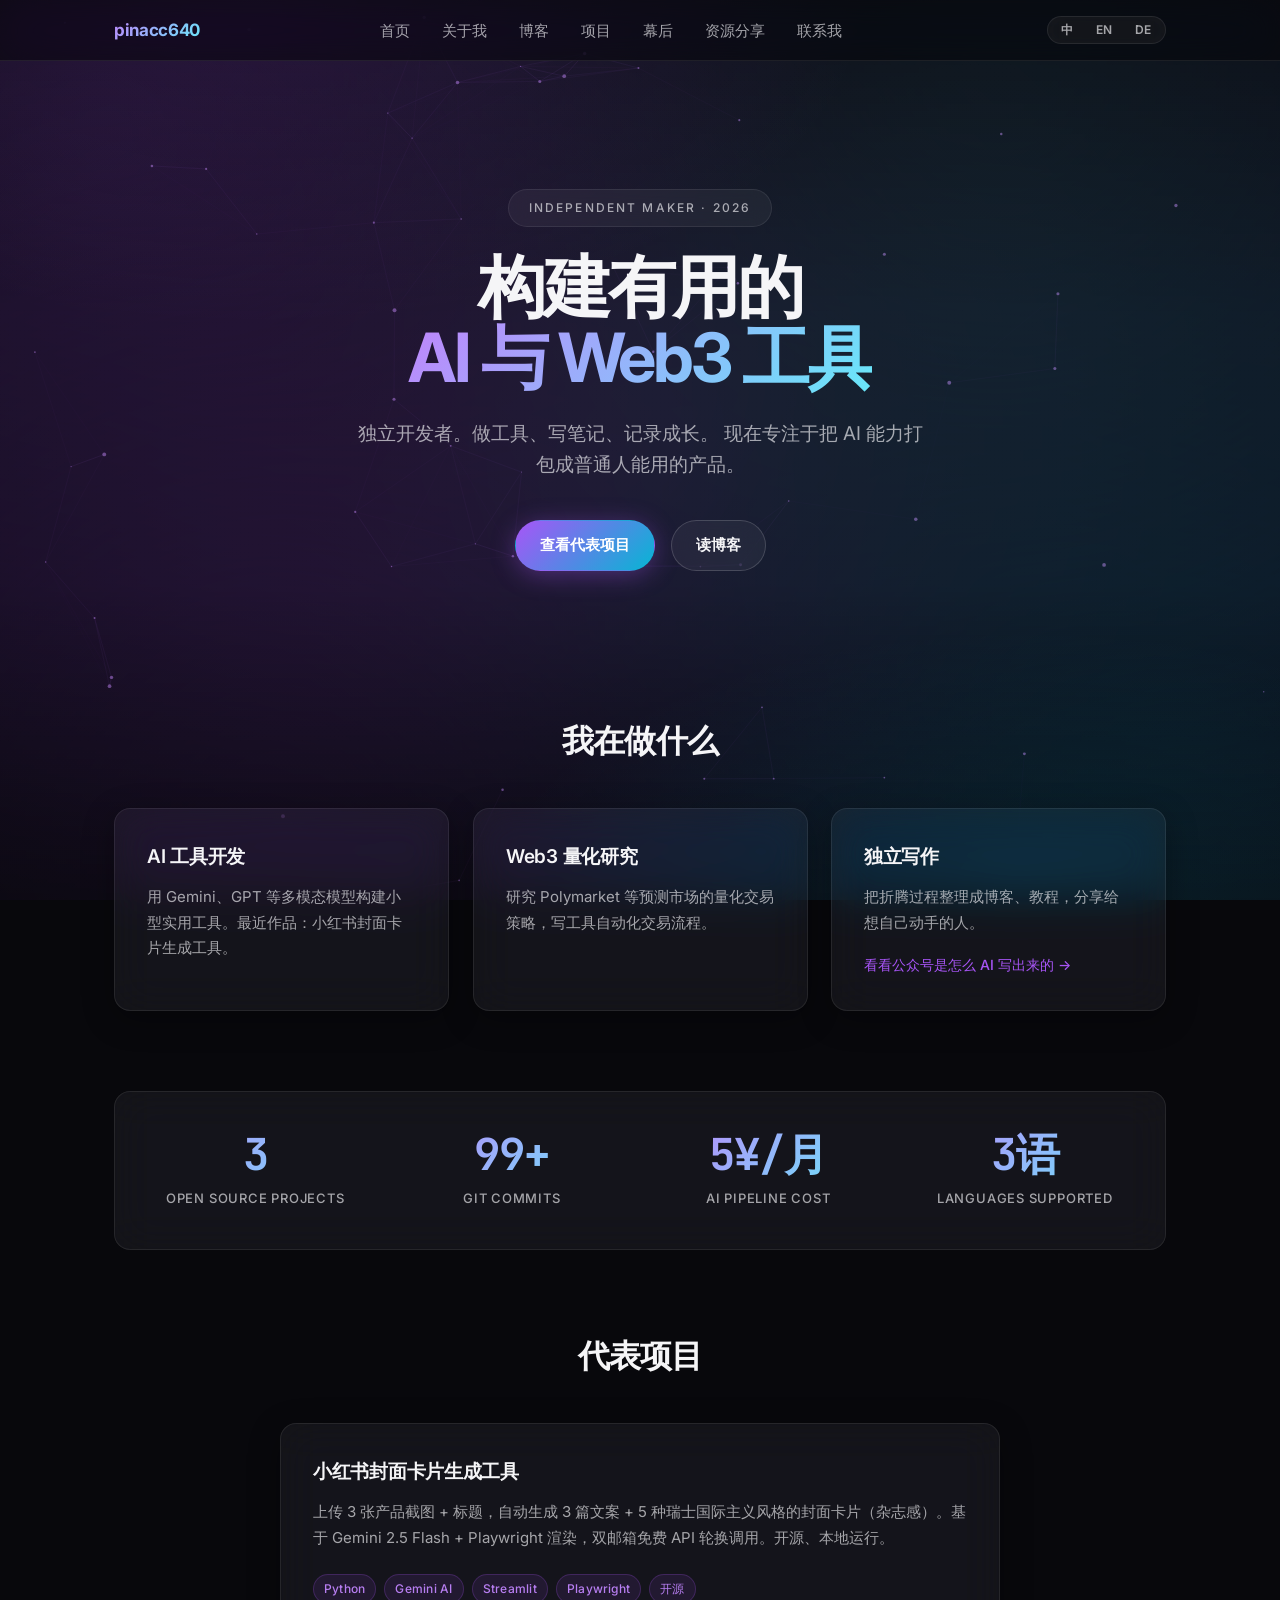
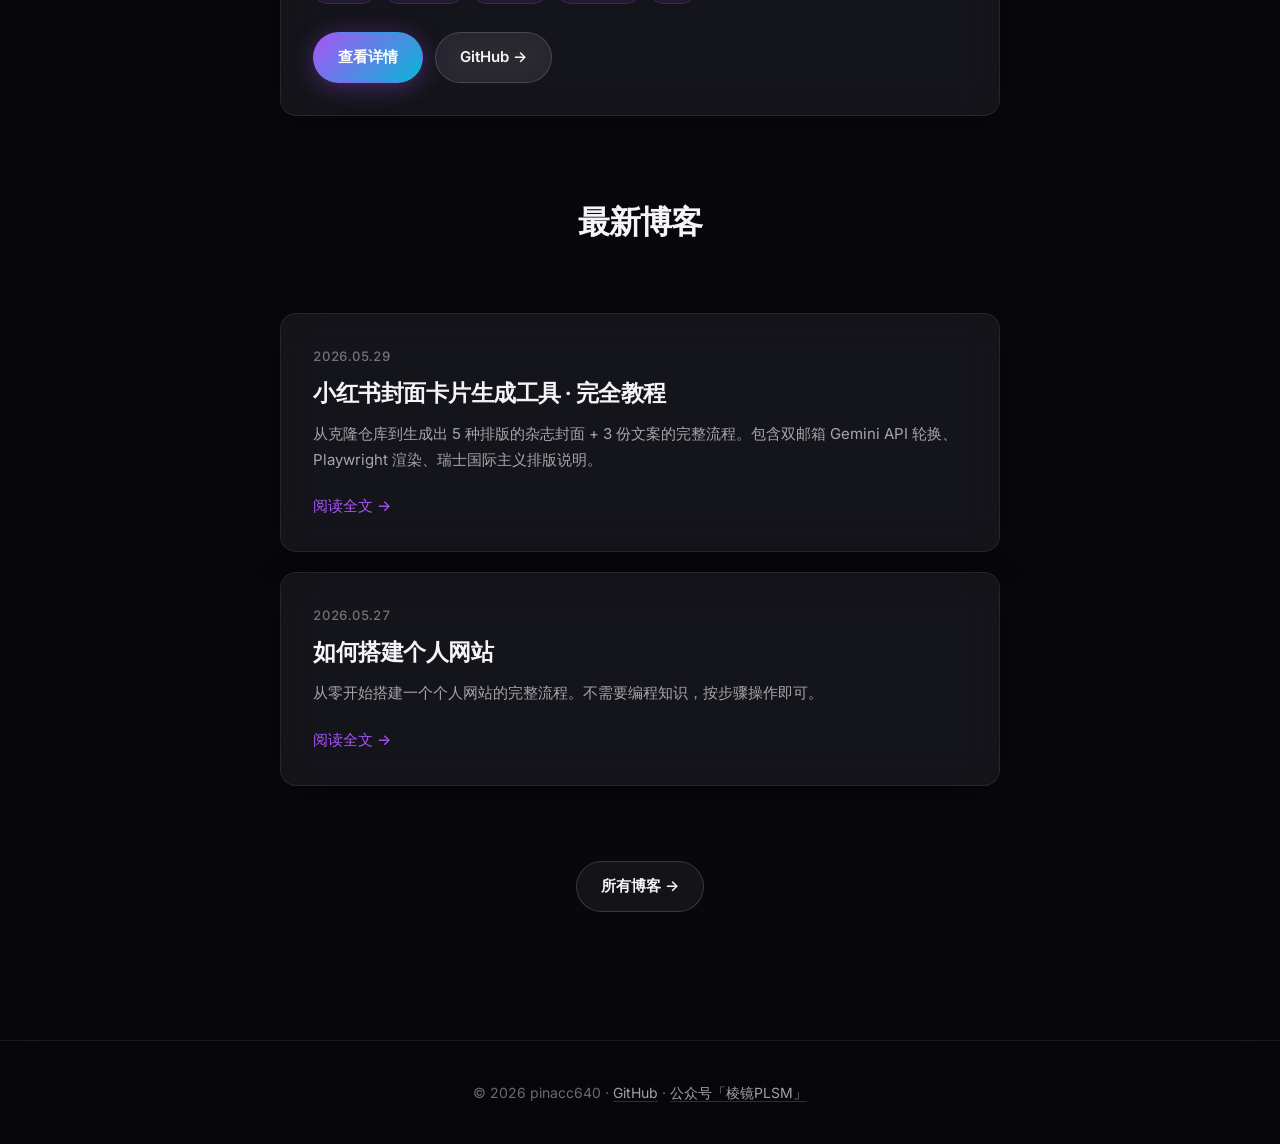
<file: index.html>
<!DOCTYPE html>
<html lang="zh-CN">
<head>
    <meta charset="UTF-8">
    <meta name="viewport" content="width=device-width, initial-scale=1.0">
    <title data-i18n="home.title">pinacc640 — 独立开发者 / AI 工具创作者</title>
    <meta name="description" content="独立开发者，做 AI 工具、写笔记、研究 Web3 量化。把 AI 能力打包成普通人能用的产品。">
    <link rel="stylesheet" href="style.css">
    <link rel="stylesheet" href="video-background.css">
</head>
<body>
    <!-- 视频背景 -->
    <div class="video-background">
        <video autoplay muted loop playsinline>
            <source src="videos/background.mp4" type="video/mp4">
        </video>
    </div>
    <div class="video-overlay"></div>

    <!-- 粒子网络 canvas（桌面） -->
    <canvas id="particle-canvas"></canvas>

    <!-- 导航 -->
    <nav>
        <div class="container">
            <div class="logo">pinacc640</div>
            <ul class="nav-links">
                <li><a href="index.html" data-i18n="nav.home">首页</a></li>
                <li><a href="about.html" data-i18n="nav.about">关于我</a></li>
                <li><a href="blog.html" data-i18n="nav.blog">博客</a></li>
                <li><a href="project.html" data-i18n="nav.project">项目</a></li>
                <li><a href="automation.html" data-i18n="nav.automation">幕后</a></li>
                <li><a href="resources.html" data-i18n="nav.resources">资源分享</a></li>
                <li><a href="contact.html" data-i18n="nav.contact">联系我</a></li>
            </ul>
            <div class="lang-switcher" role="group" aria-label="Language switcher">
                <button type="button" data-lang="zh" data-i18n="lang_switcher.zh">中</button>
                <button type="button" data-lang="en" data-i18n="lang_switcher.en">EN</button>
                <button type="button" data-lang="de" data-i18n="lang_switcher.de">DE</button>
            </div>
        </div>
    </nav>

    <!-- Hero -->
    <section class="hero">
        <div class="container">
            <span class="hero-eyebrow fade-in fade-in-1" data-i18n="home.hero_eyebrow">Independent Maker · 2026</span>
            <h1 class="fade-in fade-in-2">
                <span data-i18n="home.hero_title_1">构建有用的</span><br>
                <span class="highlight" data-i18n="home.hero_title_2">AI 与 Web3 工具</span>
            </h1>
            <p class="subtitle fade-in fade-in-3" data-i18n="home.hero_subtitle">独立开发者。做工具、写笔记、记录成长。
现在专注于把 AI 能力打包成普通人能用的产品。</p>
            <div class="hero-actions fade-in fade-in-4">
                <a href="project.html" class="btn btn-primary" data-i18n="home.btn_view_project">查看代表项目</a>
                <a href="blog.html" class="btn btn-secondary" data-i18n="home.btn_read_blog">读博客</a>
            </div>
        </div>
    </section>

    <!-- 内容 -->
    <section class="content">
        <div class="container">

            <!-- 我在做什么 -->
            <div class="section">
                <h2 data-i18n="home.section_doing">我在做什么</h2>
                <div class="cards">
                    <div class="card">
                        <h3 data-i18n="home.card_ai_title">AI 工具开发</h3>
                        <p data-i18n="home.card_ai_desc">用 Gemini、GPT 等多模态模型构建小型实用工具。最近作品：小红书封面卡片生成工具。</p>
                    </div>
                    <div class="card">
                        <h3 data-i18n="home.card_web3_title">Web3 量化研究</h3>
                        <p data-i18n="home.card_web3_desc">研究 Polymarket 等预测市场的量化交易策略，写工具自动化交易流程。</p>
                    </div>
                    <div class="card">
                        <h3 data-i18n="home.card_writing_title">独立写作</h3>
                        <p data-i18n="home.card_writing_desc">把折腾过程整理成博客、教程，分享给想自己动手的人。</p>
                        <div style="margin-top: 1rem;">
                            <a href="automation.html" class="read-more" style="font-size: 0.875rem;" data-i18n="home.card_writing_link">看看公众号是怎么 AI 写出来的 →</a>
                        </div>
                    </div>
                </div>
            </div>

            <!-- 数字统计 -->
            <div class="section">
                <div class="stats-grid reveal">
                    <div class="stat-cell">
                        <div class="stat-num"><span data-counter="3" data-counter-suffix="">3</span></div>
                        <div class="stat-label">Open Source Projects</div>
                    </div>
                    <div class="stat-cell">
                        <div class="stat-num"><span data-counter="100" data-counter-suffix="+">100+</span></div>
                        <div class="stat-label">Git Commits</div>
                    </div>
                    <div class="stat-cell">
                        <div class="stat-num"><span data-counter="5" data-counter-suffix="¥/月">5¥/月</span></div>
                        <div class="stat-label">AI Pipeline Cost</div>
                    </div>
                    <div class="stat-cell">
                        <div class="stat-num"><span data-counter="3" data-counter-suffix="语">3语</span></div>
                        <div class="stat-label">Languages Supported</div>
                    </div>
                </div>
            </div>

            <!-- 代表项目 -->
            <div class="section">
                <h2 data-i18n="home.section_projects">代表项目</h2>
                <div class="cards" style="grid-template-columns: 1fr; max-width: 720px; margin: 2rem auto 0;">
                    <div class="card">
                        <h3 data-i18n="home.project_xhs_title">小红书封面卡片生成工具</h3>
                        <p data-i18n="home.project_xhs_desc">上传 3 张产品截图 + 标题，自动生成 3 篇文案 + 5 种瑞士国际主义风格的封面卡片（杂志感）。基于 Gemini 2.5 Flash + Playwright 渲染，双邮箱免费 API 轮换调用。开源、本地运行。</p>
                        <div class="blog-tags" style="margin-top: 1.5rem;">
                            <span class="tag">Python</span>
                            <span class="tag">Gemini AI</span>
                            <span class="tag">Streamlit</span>
                            <span class="tag">Playwright</span>
                            <span class="tag" data-i18n="blog.tag_project">开源</span>
                        </div>
                        <div style="margin-top: 1.75rem; display: flex; gap: 0.75rem; flex-wrap: wrap;">
                            <a href="project.html" class="btn btn-primary" data-i18n="home.btn_details">查看详情</a>
                            <a href="https://github.com/pinacc640/first-one" target="_blank" rel="noopener" class="btn btn-secondary">GitHub →</a>
                        </div>
                    </div>
                </div>
            </div>

            <!-- 最新博客 -->
            <div class="section">
                <h2 data-i18n="home.section_latest_blog">最新博客</h2>
                <div class="blog-list">
                    <article class="blog-item">
                        <div class="blog-date">2026.05.29</div>
                        <a href="posts/post-3.html" class="blog-title" data-i18n="home.post3_title">小红书封面卡片生成工具 · 完全教程</a>
                        <div class="blog-excerpt" data-i18n="home.post3_excerpt">
                            从克隆仓库到生成出 5 种排版的杂志封面 + 3 份文案的完整流程。包含双邮箱 Gemini API 轮换、Playwright 渲染、瑞士国际主义排版说明。
                        </div>
                        <a href="posts/post-3.html" class="read-more" data-i18n="home.btn_read_more">阅读全文 →</a>
                    </article>
                    <article class="blog-item">
                        <div class="blog-date">2026.05.27</div>
                        <a href="posts/post-2.html" class="blog-title" data-i18n="home.post2_title">如何搭建个人网站</a>
                        <div class="blog-excerpt" data-i18n="home.post2_excerpt">
                            从零开始搭建一个个人网站的完整流程。不需要编程知识，按步骤操作即可。
                        </div>
                        <a href="posts/post-2.html" class="read-more" data-i18n="home.btn_read_more">阅读全文 →</a>
                    </article>
                </div>
                <div style="text-align: center; margin-top: 2rem;">
                    <a href="blog.html" class="btn btn-secondary" data-i18n="home.btn_view_all_blog">所有博客 →</a>
                </div>
            </div>

        </div>
    </section>

    <!-- 页脚 -->
    <footer>
        <div class="container">
            <p><span data-i18n="footer.tagline">© 2026 pinacc640</span> · <a href="https://github.com/pinacc640" target="_blank" rel="noopener" data-i18n="footer.github">GitHub</a> · <a href="contact.html" data-i18n="footer.wechat">公众号「棱镜PLSM」</a></p>
        </div>
    </footer>

    <script src="i18n.js" defer></script>
    <script src="effects.js" defer></script>
</body>
</html>
</file>
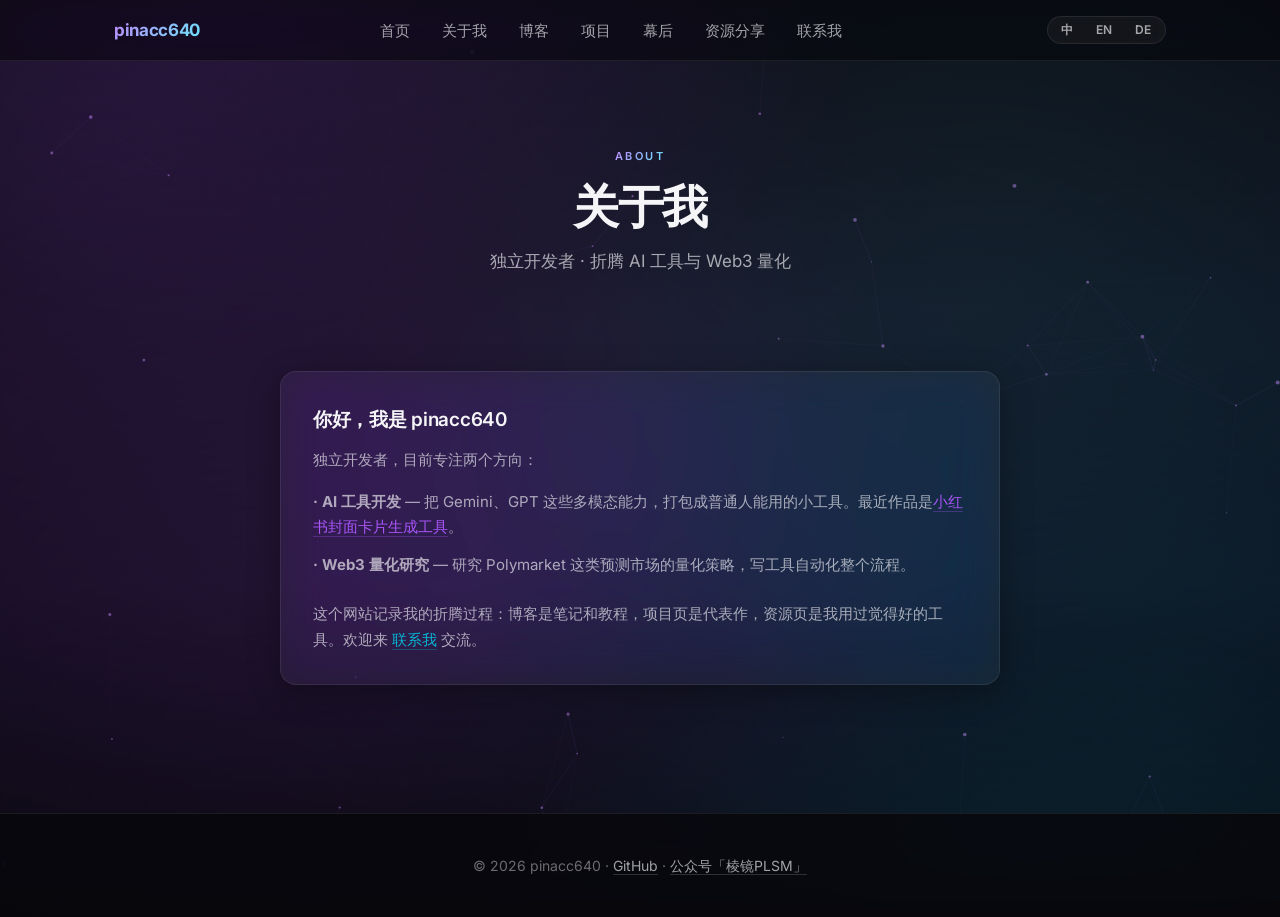
<file: about.html>
<!DOCTYPE html>
<html lang="zh-CN">
<head>
    <meta charset="UTF-8">
    <meta name="viewport" content="width=device-width, initial-scale=1.0">
    <title data-i18n="about.title">关于我 — pinacc640</title>
    <link rel="stylesheet" href="style.css">
    <link rel="stylesheet" href="video-background.css">
</head>
<body>
    <!-- 视频背景 -->
    <div class="video-background">
        <video autoplay muted loop playsinline>
            <source src="videos/background.mp4" type="video/mp4">
        </video>
    </div>
    <div class="video-overlay"></div>

    <!-- 粒子网络 canvas（桌面） -->
    <canvas id="particle-canvas"></canvas>

    <!-- 导航栏 -->
    <nav>
        <div class="container">
            <div class="logo">pinacc640</div>
            <ul class="nav-links">
                <li><a href="index.html" data-i18n="nav.home">首页</a></li>
                <li><a href="about.html" data-i18n="nav.about">关于我</a></li>
                <li><a href="blog.html" data-i18n="nav.blog">博客</a></li>
                <li><a href="project.html" data-i18n="nav.project">项目</a></li>
                <li><a href="automation.html" data-i18n="nav.automation">幕后</a></li>
                <li><a href="resources.html" data-i18n="nav.resources">资源分享</a></li>
                <li><a href="contact.html" data-i18n="nav.contact">联系我</a></li>
            </ul>
            <div class="lang-switcher" role="group" aria-label="Language switcher">
                <button type="button" data-lang="zh">中</button>
                <button type="button" data-lang="en">EN</button>
                <button type="button" data-lang="de">DE</button>
            </div>
        </div>
    </nav>

    <!-- Page Hero -->
    <section class="page-hero">
        <div class="container">
            <div class="page-eyebrow fade-in fade-in-1" data-i18n="about.eyebrow">About</div>
            <h1 class="page-title fade-in fade-in-2" data-i18n="about.page_title">关于我</h1>
            <p class="page-subtitle fade-in fade-in-3" data-i18n="about.page_subtitle">独立开发者 · 折腾 AI 工具与 Web3 量化</p>
        </div>
    </section>

    <!-- 内容区域 -->
    <section class="content">
        <div class="container">
            <div class="section">
                <div class="about-content">
                    <div class="card">
                        <h3 data-i18n="about.card_title">你好，我是 pinacc640</h3>
                        <p data-i18n="about.intro">独立开发者，目前专注两个方向：</p>
                        <p style="margin-top: 1rem;"><strong data-i18n="about.ai_focus">· AI 工具开发</strong><span data-i18n="about.ai_focus_desc"> — 把 Gemini、GPT 这些多模态能力，打包成普通人能用的小工具。最近作品是</span><a href="project.html" data-i18n="about.ai_focus_link" style="color: var(--color-accent); text-decoration: none; border-bottom: 1px solid rgba(168,85,247,0.3);">小红书封面卡片生成工具</a><span data-i18n="about.ai_focus_end">。</span></p>
                        <p style="margin-top: 0.75rem;"><strong data-i18n="about.web3_focus">· Web3 量化研究</strong><span data-i18n="about.web3_focus_desc"> — 研究 Polymarket 这类预测市场的量化策略，写工具自动化整个流程。</span></p>
                        <p style="margin-top: 1.5rem;"><span data-i18n="about.outro">这个网站记录我的折腾过程：博客是笔记和教程，项目页是代表作，资源页是我用过觉得好的工具。欢迎来 </span><a href="contact.html" data-i18n="about.outro_contact_link" style="color: var(--color-accent-2); text-decoration: none; border-bottom: 1px solid rgba(6,182,212,0.3);">联系我</a><span data-i18n="about.outro_end"> 交流。</span></p>
                    </div>
                </div>
            </div>
        </div>
    </section>

    <!-- 页脚 -->
    <footer>
        <div class="container">
            <p><span data-i18n="footer.tagline">© 2026 pinacc640</span> · <a href="https://github.com/pinacc640" target="_blank" rel="noopener" data-i18n="footer.github">GitHub</a> · <a href="contact.html" data-i18n="footer.wechat">公众号「棱镜PLSM」</a></p>
        </div>
    </footer>

    <script src="i18n.js" defer></script>
    <script src="effects.js" defer></script>
</body>
</html>
</file>
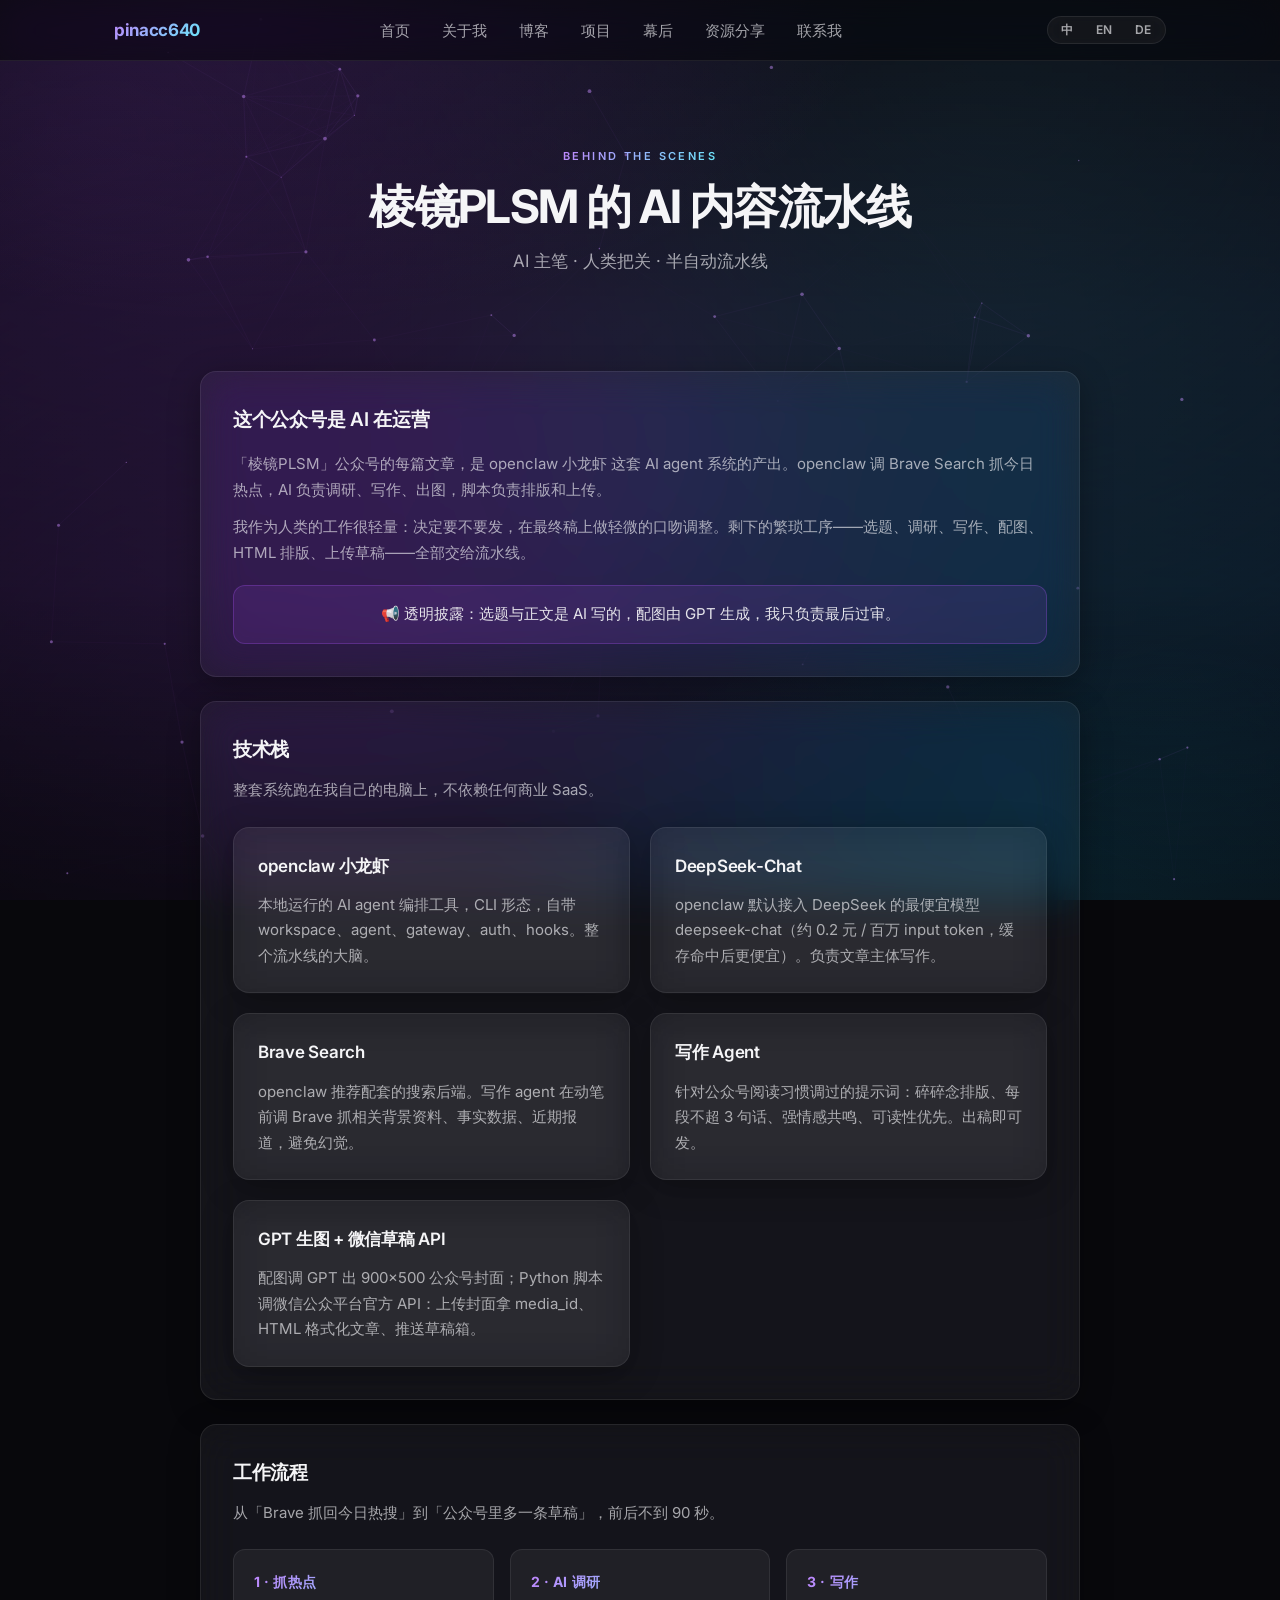
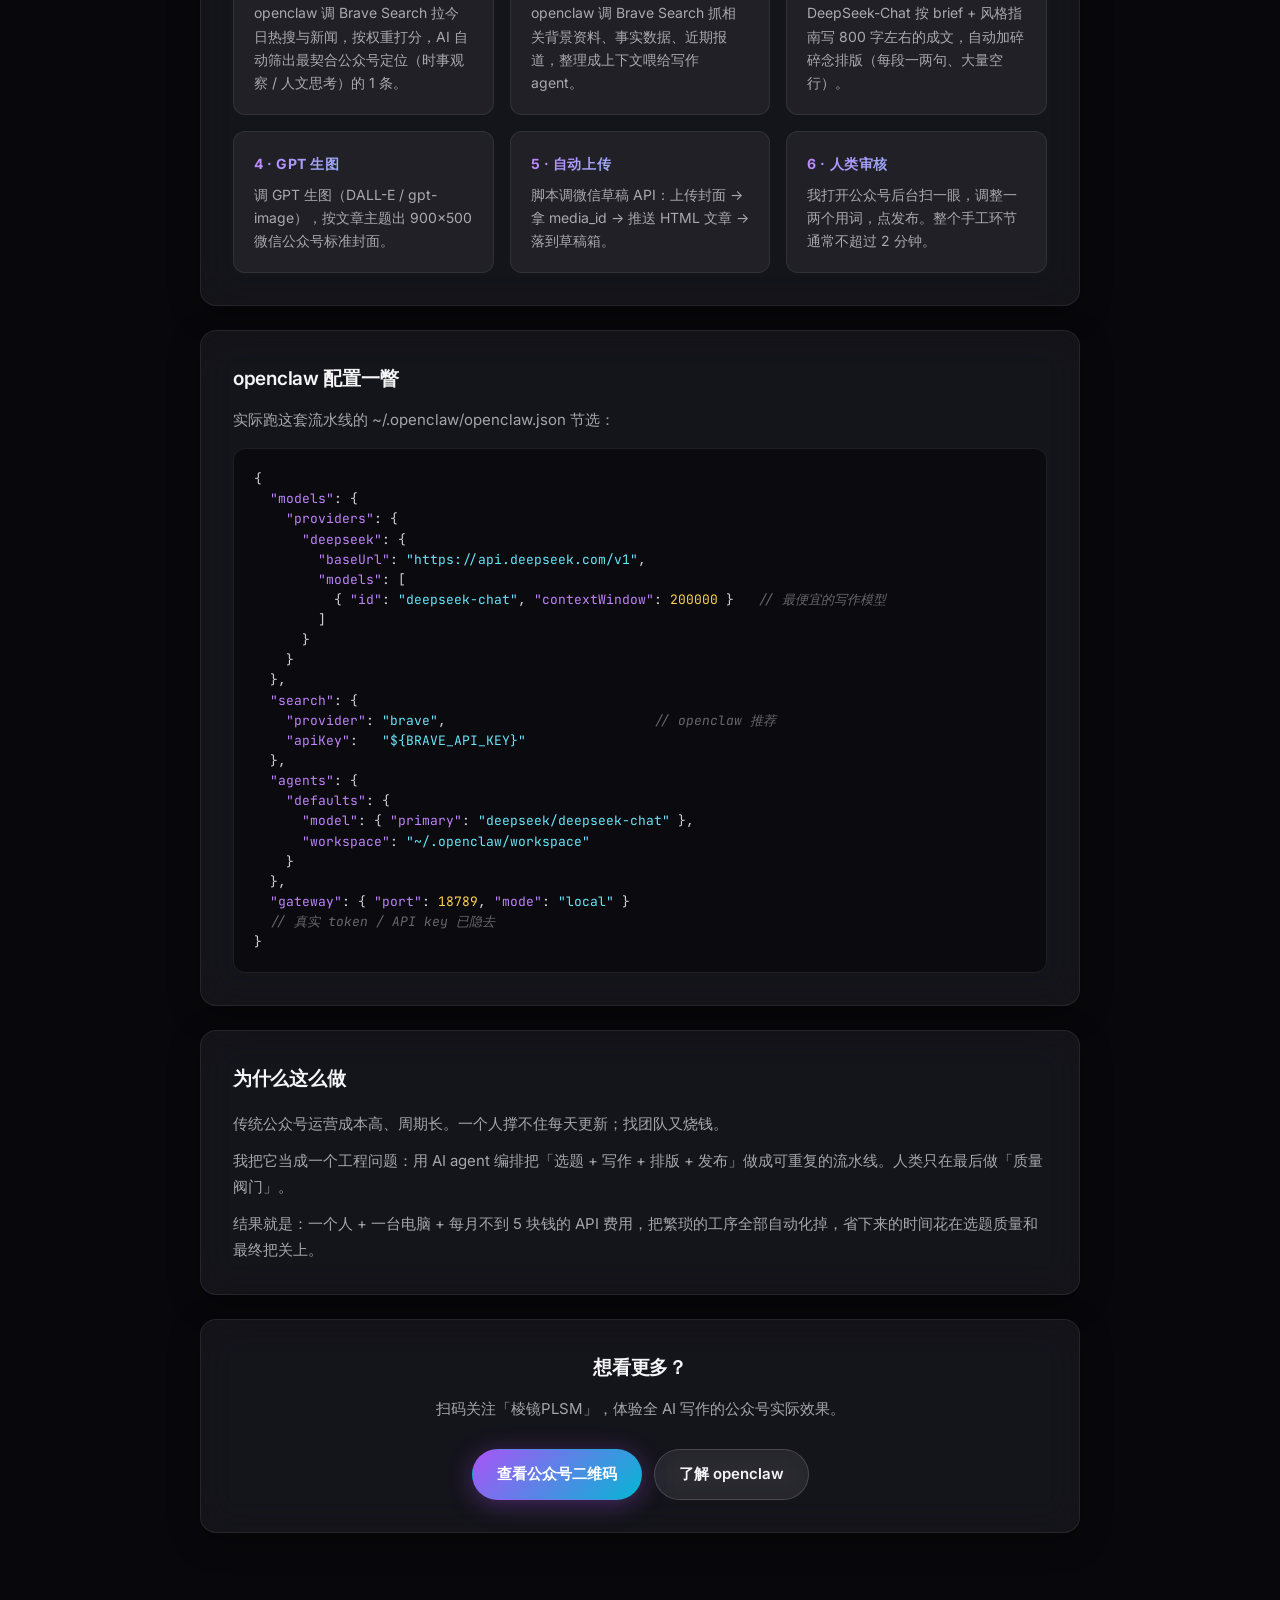
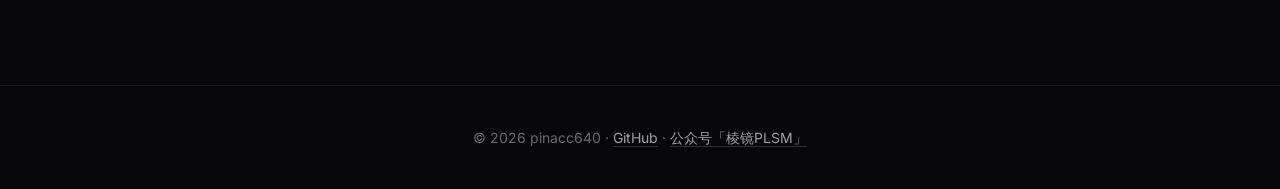
<file: automation.html>
<!DOCTYPE html>
<html lang="zh-CN">
<head>
    <meta charset="UTF-8">
    <meta name="viewport" content="width=device-width, initial-scale=1.0">
    <title data-i18n="automation.title">幕后：AI 内容流水线 — pinacc640</title>
    <link rel="stylesheet" href="style.css">
    <link rel="stylesheet" href="video-background.css">
    <style>
        .automation-content { max-width: 880px; margin: 0 auto; }
        .automation-content .card { margin-bottom: var(--space-6); }
        .pipeline-grid { display: grid; grid-template-columns: repeat(auto-fit, minmax(220px, 1fr)); gap: var(--space-4); margin-top: var(--space-6); }
        .pipeline-step { background: var(--color-bg-elevated); border: 1px solid var(--color-border); border-radius: var(--radius-md); padding: var(--space-5); transition: border-color 0.2s ease, transform 0.2s ease; }
        .pipeline-step:hover { border-color: var(--color-border-strong); transform: translateY(-2px); }
        .pipeline-step h4 { font-size: 0.875rem; font-weight: 700; letter-spacing: 0.04em; margin-bottom: var(--space-2); background: var(--gradient-text); -webkit-background-clip: text; background-clip: text; -webkit-text-fill-color: transparent; color: transparent; }
        .pipeline-step p { font-size: 0.875rem; color: var(--color-text-muted); line-height: 1.65; margin: 0; }
        .config-block { background: rgba(8, 8, 12, 0.7); border: 1px solid var(--color-border); border-radius: var(--radius-md); padding: var(--space-5); margin-top: var(--space-4); font-family: var(--font-mono); font-size: 0.8125rem; line-height: 1.55; color: rgba(245, 245, 247, 0.85); overflow-x: auto; }
        .config-block .key { color: rgb(192, 132, 252); }
        .config-block .str { color: rgb(103, 232, 249); }
        .config-block .num { color: rgb(252, 211, 77); }
        .config-block .cmt { color: rgba(245, 245, 247, 0.4); font-style: italic; }
        .stack-grid { display: grid; grid-template-columns: repeat(auto-fit, minmax(260px, 1fr)); gap: var(--space-5); margin-top: var(--space-6); }
        .stack-grid .card { padding: var(--space-6); margin: 0; }
        .disclaimer { background: rgba(168, 85, 247, 0.12); border: 1px solid rgba(168, 85, 247, 0.28); padding: var(--space-4); border-radius: var(--radius-md); margin-top: var(--space-5); font-size: 0.9375rem; text-align: center; color: rgba(245, 245, 247, 0.92); }
    </style>
</head>
<body>
    <!-- 视频背景 -->
    <div class="video-background">
        <video autoplay muted loop playsinline>
            <source src="videos/background.mp4" type="video/mp4">
        </video>
    </div>
    <div class="video-overlay"></div>

    <!-- 粒子网络 canvas（桌面） -->
    <canvas id="particle-canvas"></canvas>

    <!-- 导航栏 -->
    <nav>
        <div class="container">
            <div class="logo">pinacc640</div>
            <ul class="nav-links">
                <li><a href="index.html" data-i18n="nav.home">首页</a></li>
                <li><a href="about.html" data-i18n="nav.about">关于我</a></li>
                <li><a href="blog.html" data-i18n="nav.blog">博客</a></li>
                <li><a href="project.html" data-i18n="nav.project">项目</a></li>
                <li><a href="automation.html" data-i18n="nav.automation">幕后</a></li>
                <li><a href="resources.html" data-i18n="nav.resources">资源分享</a></li>
                <li><a href="contact.html" data-i18n="nav.contact">联系我</a></li>
            </ul>
            <div class="lang-switcher" role="group" aria-label="Language switcher">
                <button type="button" data-lang="zh">中</button>
                <button type="button" data-lang="en">EN</button>
                <button type="button" data-lang="de">DE</button>
            </div>
        </div>
    </nav>

    <!-- Page Hero -->
    <section class="page-hero">
        <div class="container">
            <div class="page-eyebrow fade-in fade-in-1" data-i18n="automation.eyebrow">Behind the Scenes</div>
            <h1 class="page-title fade-in fade-in-2" data-i18n="automation.page_title">棱镜PLSM 的 AI 内容流水线</h1>
            <p class="page-subtitle fade-in fade-in-3" data-i18n="automation.page_subtitle">AI 主笔 · 人类把关 · 半自动流水线</p>
        </div>
    </section>

    <!-- 内容 -->
    <section class="content">
        <div class="container">
            <div class="automation-content">

                <!-- 介绍 -->
                <div class="card">
                    <h3 data-i18n="automation.intro_title">这个公众号是 AI 在运营</h3>
                    <p style="margin-top: 1rem;" data-i18n="automation.intro_p1">「棱镜PLSM」公众号的每篇文章，是 openclaw 小龙虾 这套 AI agent 系统的产出。openclaw 调 Brave Search 抓今日热点，AI 负责调研、写作、出图，脚本负责排版和上传。</p>
                    <p style="margin-top: 0.75rem;" data-i18n="automation.intro_p2">我作为人类的工作很轻量：决定要不要发，在最终稿上做轻微的口吻调整。剩下的繁琐工序——选题、调研、写作、配图、HTML 排版、上传草稿——全部交给流水线。</p>
                    <div class="disclaimer" data-i18n="automation.intro_disclaimer">📢 透明披露：选题与正文是 AI 写的，配图由 GPT 生成，我只负责最后过审。</div>
                </div>

                <!-- 技术栈 -->
                <div class="card">
                    <h3 data-i18n="automation.stack_title">技术栈</h3>
                    <p style="margin-top: 0.75rem; color: var(--color-text-muted);" data-i18n="automation.stack_lead">整套系统跑在我自己的电脑上，不依赖任何商业 SaaS。</p>

                    <div class="stack-grid">
                        <div class="card">
                            <h3 style="font-size: 1.0625rem;" data-i18n="automation.stack_card_openclaw_title">openclaw 小龙虾</h3>
                            <p style="margin-top: 0.5rem; font-size: 0.9375rem;" data-i18n="automation.stack_card_openclaw_desc">本地运行的 AI agent 编排工具，CLI 形态，自带 workspace、agent、gateway、auth、hooks。整个流水线的大脑。</p>
                        </div>
                        <div class="card">
                            <h3 style="font-size: 1.0625rem;" data-i18n="automation.stack_card_deepseek_title">DeepSeek-Chat</h3>
                            <p style="margin-top: 0.5rem; font-size: 0.9375rem;" data-i18n="automation.stack_card_deepseek_desc">openclaw 默认接入 DeepSeek 的最便宜模型 deepseek-chat（约 0.2 元 / 百万 input token，缓存命中后更便宜）。负责文章主体写作。</p>
                        </div>
                        <div class="card">
                            <h3 style="font-size: 1.0625rem;" data-i18n="automation.stack_card_hotspot_title">Brave Search</h3>
                            <p style="margin-top: 0.5rem; font-size: 0.9375rem;" data-i18n="automation.stack_card_hotspot_desc">openclaw 推荐配套的搜索后端。写作 agent 在动笔前调 Brave 抓相关背景资料、事实数据、近期报道，避免幻觉。</p>
                        </div>
                        <div class="card">
                            <h3 style="font-size: 1.0625rem;" data-i18n="automation.stack_card_writer_title">写作 Agent</h3>
                            <p style="margin-top: 0.5rem; font-size: 0.9375rem;" data-i18n="automation.stack_card_writer_desc">针对公众号阅读习惯调过的提示词：碎碎念排版、每段不超 3 句话、强情感共鸣、可读性优先。出稿即可发。</p>
                        </div>
                        <div class="card">
                            <h3 style="font-size: 1.0625rem;" data-i18n="automation.stack_card_publisher_title">GPT 生图 + 微信草稿 API</h3>
                            <p style="margin-top: 0.5rem; font-size: 0.9375rem;" data-i18n="automation.stack_card_publisher_desc">配图调 GPT 出 900×500 公众号封面；Python 脚本调微信公众平台官方 API：上传封面拿 media_id、HTML 格式化文章、推送草稿箱。</p>
                        </div>
                    </div>
                </div>

                <!-- 工作流程 -->
                <div class="card">
                    <h3 data-i18n="automation.flow_title">工作流程</h3>
                    <p style="margin-top: 0.75rem; color: var(--color-text-muted);" data-i18n="automation.flow_lead">从「Brave 抓回今日热搜」到「公众号里多一条草稿」，前后不到 90 秒。</p>

                    <div class="pipeline-grid">
                        <div class="pipeline-step">
                            <h4 data-i18n="automation.flow_step1_title">1 · 抓热点</h4>
                            <p data-i18n="automation.flow_step1_desc">openclaw 调 Brave Search 拉今日热搜与新闻，按权重打分，AI 自动筛出最契合公众号定位（时事观察 / 人文思考）的 1 条。</p>
                        </div>
                        <div class="pipeline-step">
                            <h4 data-i18n="automation.flow_step2_title">2 · AI 调研</h4>
                            <p data-i18n="automation.flow_step2_desc">openclaw 调 Brave Search 抓相关背景资料、事实数据、近期报道，整理成上下文喂给写作 agent。</p>
                        </div>
                        <div class="pipeline-step">
                            <h4 data-i18n="automation.flow_step3_title">3 · 写作</h4>
                            <p data-i18n="automation.flow_step3_desc">DeepSeek-Chat 按 brief + 风格指南写 800 字左右的成文，自动加碎碎念排版（每段一两句、大量空行）。</p>
                        </div>
                        <div class="pipeline-step">
                            <h4 data-i18n="automation.flow_step4_title">4 · GPT 生图</h4>
                            <p data-i18n="automation.flow_step4_desc">调 GPT 生图（DALL-E / gpt-image），按文章主题出 900×500 微信公众号标准封面。</p>
                        </div>
                        <div class="pipeline-step">
                            <h4 data-i18n="automation.flow_step5_title">5 · 自动上传</h4>
                            <p data-i18n="automation.flow_step5_desc">脚本调微信草稿 API：上传封面 → 拿 media_id → 推送 HTML 文章 → 落到草稿箱。</p>
                        </div>
                        <div class="pipeline-step">
                            <h4 data-i18n="automation.flow_step6_title">6 · 人类审核</h4>
                            <p data-i18n="automation.flow_step6_desc">我打开公众号后台扫一眼，调整一两个用词，点发布。整个手工环节通常不超过 2 分钟。</p>
                        </div>
                    </div>
                </div>

                <!-- 配置展示 -->
                <div class="card">
                    <h3 data-i18n="automation.config_title">openclaw 配置一瞥</h3>
                    <p style="margin-top: 0.75rem; color: var(--color-text-muted);" data-i18n="automation.config_lead">实际跑这套流水线的 ~/.openclaw/openclaw.json 节选：</p>
                    <pre class="config-block">{
  <span class="key">"models"</span>: {
    <span class="key">"providers"</span>: {
      <span class="key">"deepseek"</span>: {
        <span class="key">"baseUrl"</span>: <span class="str">"https://api.deepseek.com/v1"</span>,
        <span class="key">"models"</span>: [
          { <span class="key">"id"</span>: <span class="str">"deepseek-chat"</span>, <span class="key">"contextWindow"</span>: <span class="num">200000</span> }   <span class="cmt">// 最便宜的写作模型</span>
        ]
      }
    }
  },
  <span class="key">"search"</span>: {
    <span class="key">"provider"</span>: <span class="str">"brave"</span>,                          <span class="cmt">// openclaw 推荐</span>
    <span class="key">"apiKey"</span>:   <span class="str">"${BRAVE_API_KEY}"</span>
  },
  <span class="key">"agents"</span>: {
    <span class="key">"defaults"</span>: {
      <span class="key">"model"</span>: { <span class="key">"primary"</span>: <span class="str">"deepseek/deepseek-chat"</span> },
      <span class="key">"workspace"</span>: <span class="str">"~/.openclaw/workspace"</span>
    }
  },
  <span class="key">"gateway"</span>: { <span class="key">"port"</span>: <span class="num">18789</span>, <span class="key">"mode"</span>: <span class="str">"local"</span> }
  <span class="cmt">// 真实 token / API key 已隐去</span>
}</pre>
                </div>

                <!-- Why -->
                <div class="card">
                    <h3 data-i18n="automation.why_title">为什么这么做</h3>
                    <p style="margin-top: 1rem;" data-i18n="automation.why_p1">传统公众号运营成本高、周期长。一个人撑不住每天更新；找团队又烧钱。</p>
                    <p style="margin-top: 0.75rem;" data-i18n="automation.why_p2">我把它当成一个工程问题：用 AI agent 编排把「选题 + 写作 + 排版 + 发布」做成可重复的流水线。人类只在最后做「质量阀门」。</p>
                    <p style="margin-top: 0.75rem;" data-i18n="automation.why_p3">结果就是：一个人 + 一台电脑 + 每月不到 5 块钱的 API 费用，把繁琐的工序全部自动化掉，省下来的时间花在选题质量和最终把关上。</p>
                </div>

                <!-- CTA -->
                <div class="card" style="text-align: center;">
                    <h3 data-i18n="automation.cta_title">想看更多？</h3>
                    <p style="margin-top: 0.75rem; color: var(--color-text-muted);" data-i18n="automation.cta_subtitle">扫码关注「棱镜PLSM」，体验全 AI 写作的公众号实际效果。</p>
                    <div style="margin-top: 1.75rem; display: flex; gap: 0.75rem; flex-wrap: wrap; justify-content: center;">
                        <a href="contact.html" class="btn btn-primary" data-i18n="automation.cta_btn_wechat">查看公众号二维码</a>
                        <a href="https://github.com/search?q=openclaw" target="_blank" rel="noopener" class="btn btn-secondary" data-i18n="automation.cta_btn_openclaw">了解 openclaw</a>
                    </div>
                </div>

            </div>
        </div>
    </section>

    <!-- 页脚 -->
    <footer>
        <div class="container">
            <p><span data-i18n="footer.tagline">© 2026 pinacc640</span> · <a href="https://github.com/pinacc640" target="_blank" rel="noopener" data-i18n="footer.github">GitHub</a> · <a href="contact.html" data-i18n="footer.wechat">公众号「棱镜PLSM」</a></p>
        </div>
    </footer>

    <script src="i18n.js" defer></script>
    <script src="effects.js" defer></script>
</body>
</html>
</file>
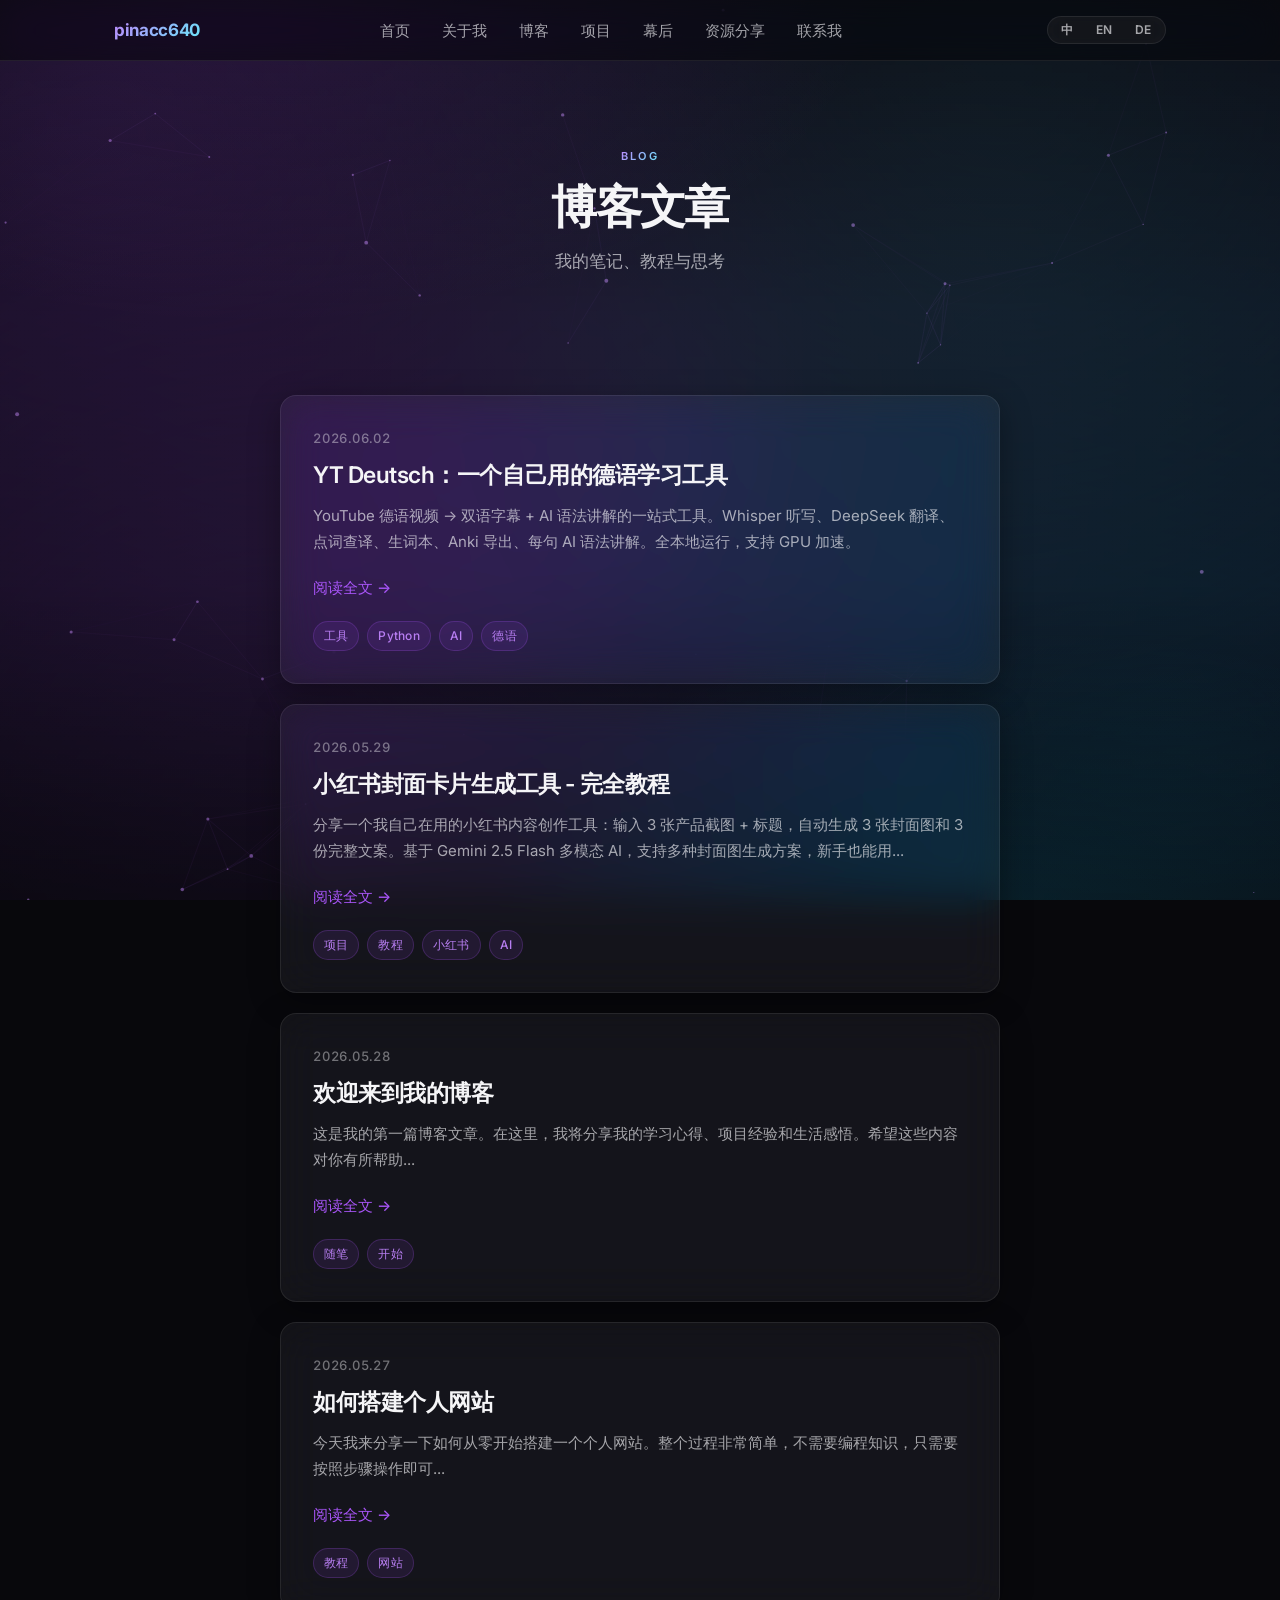
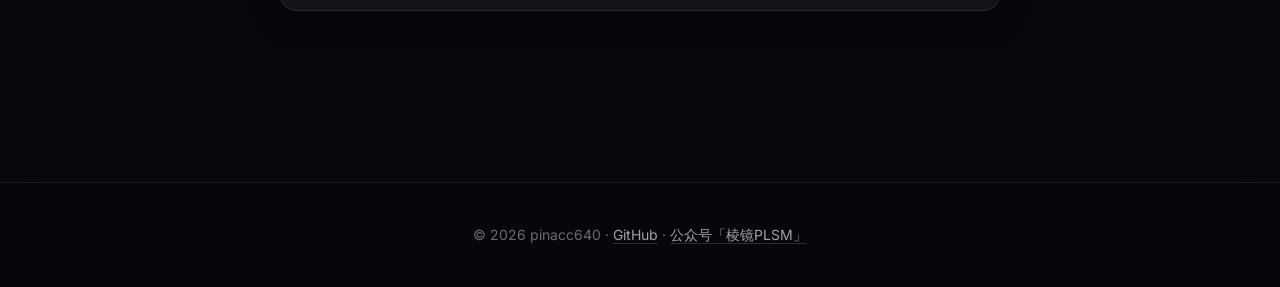
<file: blog.html>
﻿<!DOCTYPE html>
<html lang="zh-CN">
<head>
    <meta charset="UTF-8">
    <meta name="viewport" content="width=device-width, initial-scale=1.0">
    <title data-i18n="blog.title">博客 — pinacc640</title>
    <link rel="stylesheet" href="style.css">
    <link rel="stylesheet" href="video-background.css">
</head>
<body>
    <!-- 视频背景 -->
    <div class="video-background">
        <video autoplay muted loop playsinline>
            <source src="videos/background.mp4" type="video/mp4">
        </video>
    </div>
    <div class="video-overlay"></div>

    <!-- 粒子网络 canvas（桌面） -->
    <canvas id="particle-canvas"></canvas>

    <!-- 导航栏 -->
    <nav>
        <div class="container">
            <div class="logo">pinacc640</div>
            <ul class="nav-links">
                <li><a href="index.html" data-i18n="nav.home">首页</a></li>
                <li><a href="about.html" data-i18n="nav.about">关于我</a></li>
                <li><a href="blog.html" data-i18n="nav.blog">博客</a></li>
                <li><a href="project.html" data-i18n="nav.project">项目</a></li>
                <li><a href="automation.html" data-i18n="nav.automation">幕后</a></li>
                <li><a href="resources.html" data-i18n="nav.resources">资源分享</a></li>
                <li><a href="contact.html" data-i18n="nav.contact">联系我</a></li>
            </ul>
            <div class="lang-switcher" role="group" aria-label="Language switcher">
                <button type="button" data-lang="zh">中</button>
                <button type="button" data-lang="en">EN</button>
                <button type="button" data-lang="de">DE</button>
            </div>
        </div>
    </nav>

    <!-- Page Hero -->
    <section class="page-hero">
        <div class="container">
            <div class="page-eyebrow fade-in fade-in-1" data-i18n="blog.eyebrow">Blog</div>
            <h1 class="page-title fade-in fade-in-2" data-i18n="blog.page_title">博客文章</h1>
            <p class="page-subtitle fade-in fade-in-3" data-i18n="blog.page_subtitle">我的笔记、教程与思考</p>
        </div>
    </section>

    <!-- 内容区域 -->
    <section class="content">
        <div class="container">
            <div class="blog-list">
                <!-- 文章4 -->
                <article class="blog-item">
                    <div class="blog-date">2026.06.02</div>
                    <a href="posts/post-4.html" class="blog-title" data-i18n="blog.post4_title">YT Deutsch：一个自己用的德语学习工具</a>
                    <div class="blog-excerpt" data-i18n="blog.post4_excerpt">
                        YouTube 德语视频 → 双语字幕 + AI 语法讲解的一站式工具。Whisper 听写、DeepSeek 翻译、点词查译、生词本、Anki 导出、每句 AI 语法讲解。全本地运行，支持 GPU 加速。
                    </div>
                    <a href="posts/post-4.html" class="read-more" data-i18n="blog.btn_read_more">阅读全文 →</a>
                    <div class="blog-tags">
                        <span class="tag" data-i18n="blog.tag_tool">工具</span>
                        <span class="tag" data-i18n="blog.tag_python">Python</span>
                        <span class="tag" data-i18n="blog.tag_ai">AI</span>
                        <span class="tag" data-i18n="blog.tag_german">德语</span>
                    </div>
                </article>

                <!-- 文章3 -->
                <article class="blog-item">
                    <div class="blog-date">2026.05.29</div>
                    <a href="posts/post-3.html" class="blog-title" data-i18n="blog.post3_title">小红书封面卡片生成工具 - 完全教程</a>
                    <div class="blog-excerpt" data-i18n="blog.post3_excerpt">
                        分享一个我自己在用的小红书内容创作工具：输入 3 张产品截图 + 标题，自动生成 3 张封面图和 3 份完整文案。基于 Gemini 2.5 Flash 多模态 AI，支持多种封面图生成方案，新手也能用...
                    </div>
                    <a href="posts/post-3.html" class="read-more" data-i18n="blog.btn_read_more">阅读全文 →</a>
                    <div class="blog-tags">
                        <span class="tag" data-i18n="blog.tag_project">项目</span>
                        <span class="tag" data-i18n="blog.tag_tutorial">教程</span>
                        <span class="tag" data-i18n="blog.tag_xhs">小红书</span>
                        <span class="tag" data-i18n="blog.tag_ai">AI</span>
                    </div>
                </article>

                <!-- 文章1 -->
                <article class="blog-item">
                    <div class="blog-date">2026.05.28</div>
                    <a href="posts/post-1.html" class="blog-title" data-i18n="blog.post1_title">欢迎来到我的博客</a>
                    <div class="blog-excerpt" data-i18n="blog.post1_excerpt">
                        这是我的第一篇博客文章。在这里，我将分享我的学习心得、项目经验和生活感悟。希望这些内容对你有所帮助...
                    </div>
                    <a href="posts/post-1.html" class="read-more" data-i18n="blog.btn_read_more">阅读全文 →</a>
                    <div class="blog-tags">
                        <span class="tag" data-i18n="blog.tag_essay">随笔</span>
                        <span class="tag" data-i18n="blog.tag_start">开始</span>
                    </div>
                </article>

                <!-- 文章2 -->
                <article class="blog-item">
                    <div class="blog-date">2026.05.27</div>
                    <a href="posts/post-2.html" class="blog-title" data-i18n="blog.post2_title">如何搭建个人网站</a>
                    <div class="blog-excerpt" data-i18n="blog.post2_excerpt">
                        今天我来分享一下如何从零开始搭建一个个人网站。整个过程非常简单，不需要编程知识，只需要按照步骤操作即可...
                    </div>
                    <a href="posts/post-2.html" class="read-more" data-i18n="blog.btn_read_more">阅读全文 →</a>
                    <div class="blog-tags">
                        <span class="tag" data-i18n="blog.tag_tutorial">教程</span>
                        <span class="tag" data-i18n="blog.tag_website">网站</span>
                    </div>
                </article>
            </div>
        </div>
    </section>

    <!-- 页脚 -->
    <footer>
        <div class="container">
            <p><span data-i18n="footer.tagline">© 2026 pinacc640</span> · <a href="https://github.com/pinacc640" target="_blank" rel="noopener" data-i18n="footer.github">GitHub</a> · <a href="contact.html" data-i18n="footer.wechat">公众号「棱镜PLSM」</a></p>
        </div>
    </footer>

    <script src="i18n.js" defer></script>
    <script src="effects.js" defer></script>
</body>
</html>
</file>
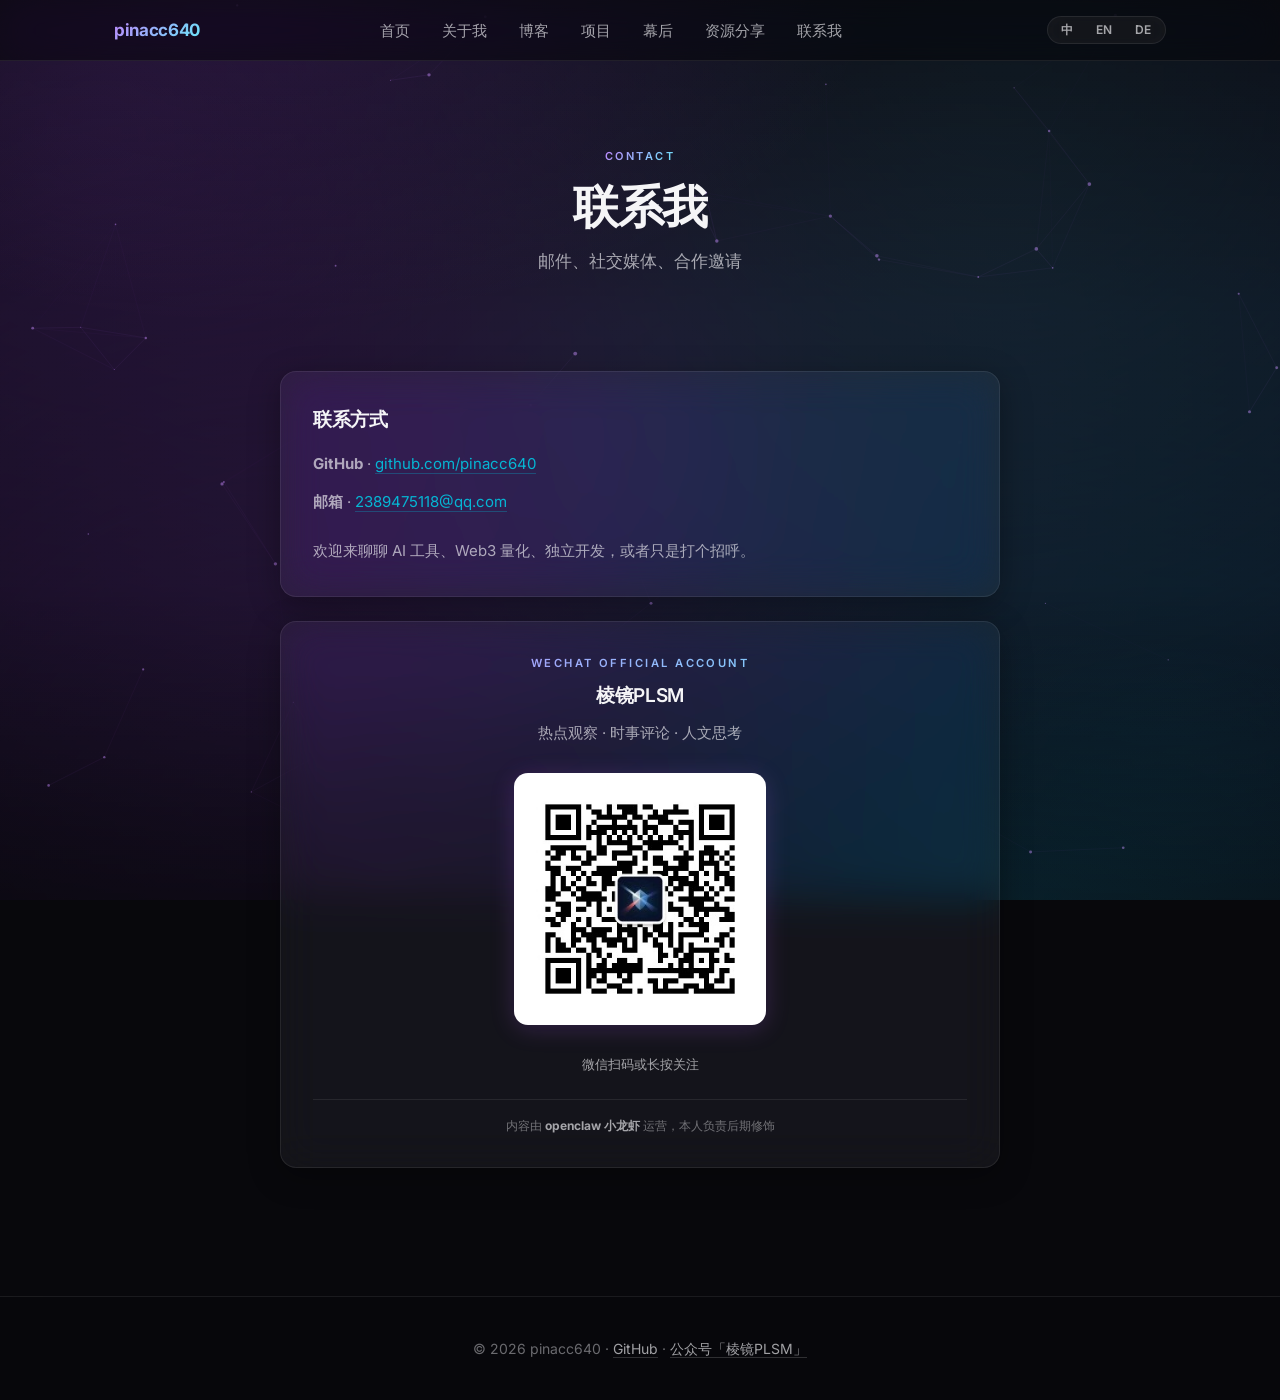
<file: contact.html>
<!DOCTYPE html>
<html lang="zh-CN">
<head>
    <meta charset="UTF-8">
    <meta name="viewport" content="width=device-width, initial-scale=1.0">
    <title data-i18n="contact.title">联系我 — pinacc640</title>
    <link rel="stylesheet" href="style.css">
    <link rel="stylesheet" href="video-background.css">
</head>
<body>
    <!-- 视频背景 -->
    <div class="video-background">
        <video autoplay muted loop playsinline>
            <source src="videos/background.mp4" type="video/mp4">
        </video>
    </div>
    <div class="video-overlay"></div>

    <!-- 粒子网络 canvas（桌面） -->
    <canvas id="particle-canvas"></canvas>

    <!-- 导航栏 -->
    <nav>
        <div class="container">
            <div class="logo">pinacc640</div>
            <ul class="nav-links">
                <li><a href="index.html" data-i18n="nav.home">首页</a></li>
                <li><a href="about.html" data-i18n="nav.about">关于我</a></li>
                <li><a href="blog.html" data-i18n="nav.blog">博客</a></li>
                <li><a href="project.html" data-i18n="nav.project">项目</a></li>
                <li><a href="automation.html" data-i18n="nav.automation">幕后</a></li>
                <li><a href="resources.html" data-i18n="nav.resources">资源分享</a></li>
                <li><a href="contact.html" data-i18n="nav.contact">联系我</a></li>
            </ul>
            <div class="lang-switcher" role="group" aria-label="Language switcher">
                <button type="button" data-lang="zh">中</button>
                <button type="button" data-lang="en">EN</button>
                <button type="button" data-lang="de">DE</button>
            </div>
        </div>
    </nav>

    <!-- Page Hero -->
    <section class="page-hero">
        <div class="container">
            <div class="page-eyebrow fade-in fade-in-1" data-i18n="contact.eyebrow">Contact</div>
            <h1 class="page-title fade-in fade-in-2" data-i18n="contact.page_title">联系我</h1>
            <p class="page-subtitle fade-in fade-in-3" data-i18n="contact.page_subtitle">邮件、社交媒体、合作邀请</p>
        </div>
    </section>

    <!-- 内容区域 -->
    <section class="content">
        <div class="container">
            <div class="section">
                <div class="contact-content">
                    <div class="card">
                        <h3 data-i18n="contact.card_methods_title">联系方式</h3>
                        <p style="margin-top: 1rem;"><strong data-i18n="contact.label_github">GitHub</strong> · <a href="https://github.com/pinacc640" target="_blank" rel="noopener" style="color: var(--color-accent-2); text-decoration: none; border-bottom: 1px solid rgba(6,182,212,0.3);">github.com/pinacc640</a></p>
                        <p style="margin-top: 0.75rem;"><strong data-i18n="contact.label_email">邮箱</strong> · <a href="mailto:2389475118@qq.com" style="color: var(--color-accent-2); text-decoration: none; border-bottom: 1px solid rgba(6,182,212,0.3);">2389475118@qq.com</a></p>
                        <p style="margin-top: 1.5rem; color: var(--color-text-muted); font-size: 0.9375rem;" data-i18n="contact.outro">欢迎来聊聊 AI 工具、Web3 量化、独立开发，或者只是打个招呼。</p>
                    </div>

                    <!-- 微信公众号 -->
                    <div class="card" style="text-align: center; margin-top: 1.5rem;">
                        <div data-i18n="contact.card_wechat_eyebrow" style="font-size: 0.7rem; font-weight: 600; letter-spacing: 0.22em; text-transform: uppercase; background: var(--gradient-text); -webkit-background-clip: text; background-clip: text; -webkit-text-fill-color: transparent; color: transparent; margin-bottom: 0.5rem;">WeChat Official Account</div>
                        <h3 style="margin-bottom: 0.5rem;" data-i18n="contact.card_wechat_title">棱镜PLSM</h3>
                        <p data-i18n="contact.card_wechat_subtitle" style="color: var(--color-text-muted); font-size: 0.9375rem;">热点观察 · 时事评论 · 人文思考</p>

                        <div style="margin: 1.75rem auto 0.5rem; padding: 1rem; background: white; border-radius: 14px; display: inline-block; box-shadow: 0 4px 24px rgba(168, 85, 247, 0.2);">
                            <img src="images/wechat-qr.jpg" alt="棱镜PLSM 公众号二维码" loading="lazy" style="width: 220px; height: 220px; display: block; border-radius: 4px;">
                        </div>

                        <p style="font-size: 0.8125rem; color: var(--color-text-muted); margin-top: 0.75rem;" data-i18n="contact.card_wechat_hint">微信扫码或长按关注</p>

                        <p style="font-size: 0.75rem; color: var(--color-text-faint); margin-top: 1.5rem; padding-top: 1rem; border-top: 1px solid var(--color-border); line-height: 1.6;">
                            <span data-i18n="contact.card_wechat_attribution_pre">内容由 </span><strong style="color: var(--color-text-muted);" data-i18n="contact.card_wechat_attribution_who">openclaw 小龙虾</strong><span data-i18n="contact.card_wechat_attribution_post"> 运营，本人负责后期修饰</span>
                        </p>
                    </div>
                </div>
            </div>
        </div>
    </section>

    <!-- 页脚 -->
    <footer>
        <div class="container">
            <p><span data-i18n="footer.tagline">© 2026 pinacc640</span> · <a href="https://github.com/pinacc640" target="_blank" rel="noopener" data-i18n="footer.github">GitHub</a> · <a href="#" data-i18n="footer.wechat">公众号「棱镜PLSM」</a></p>
        </div>
    </footer>

    <script src="i18n.js" defer></script>
    <script src="effects.js" defer></script>
</body>
</html>
</file>
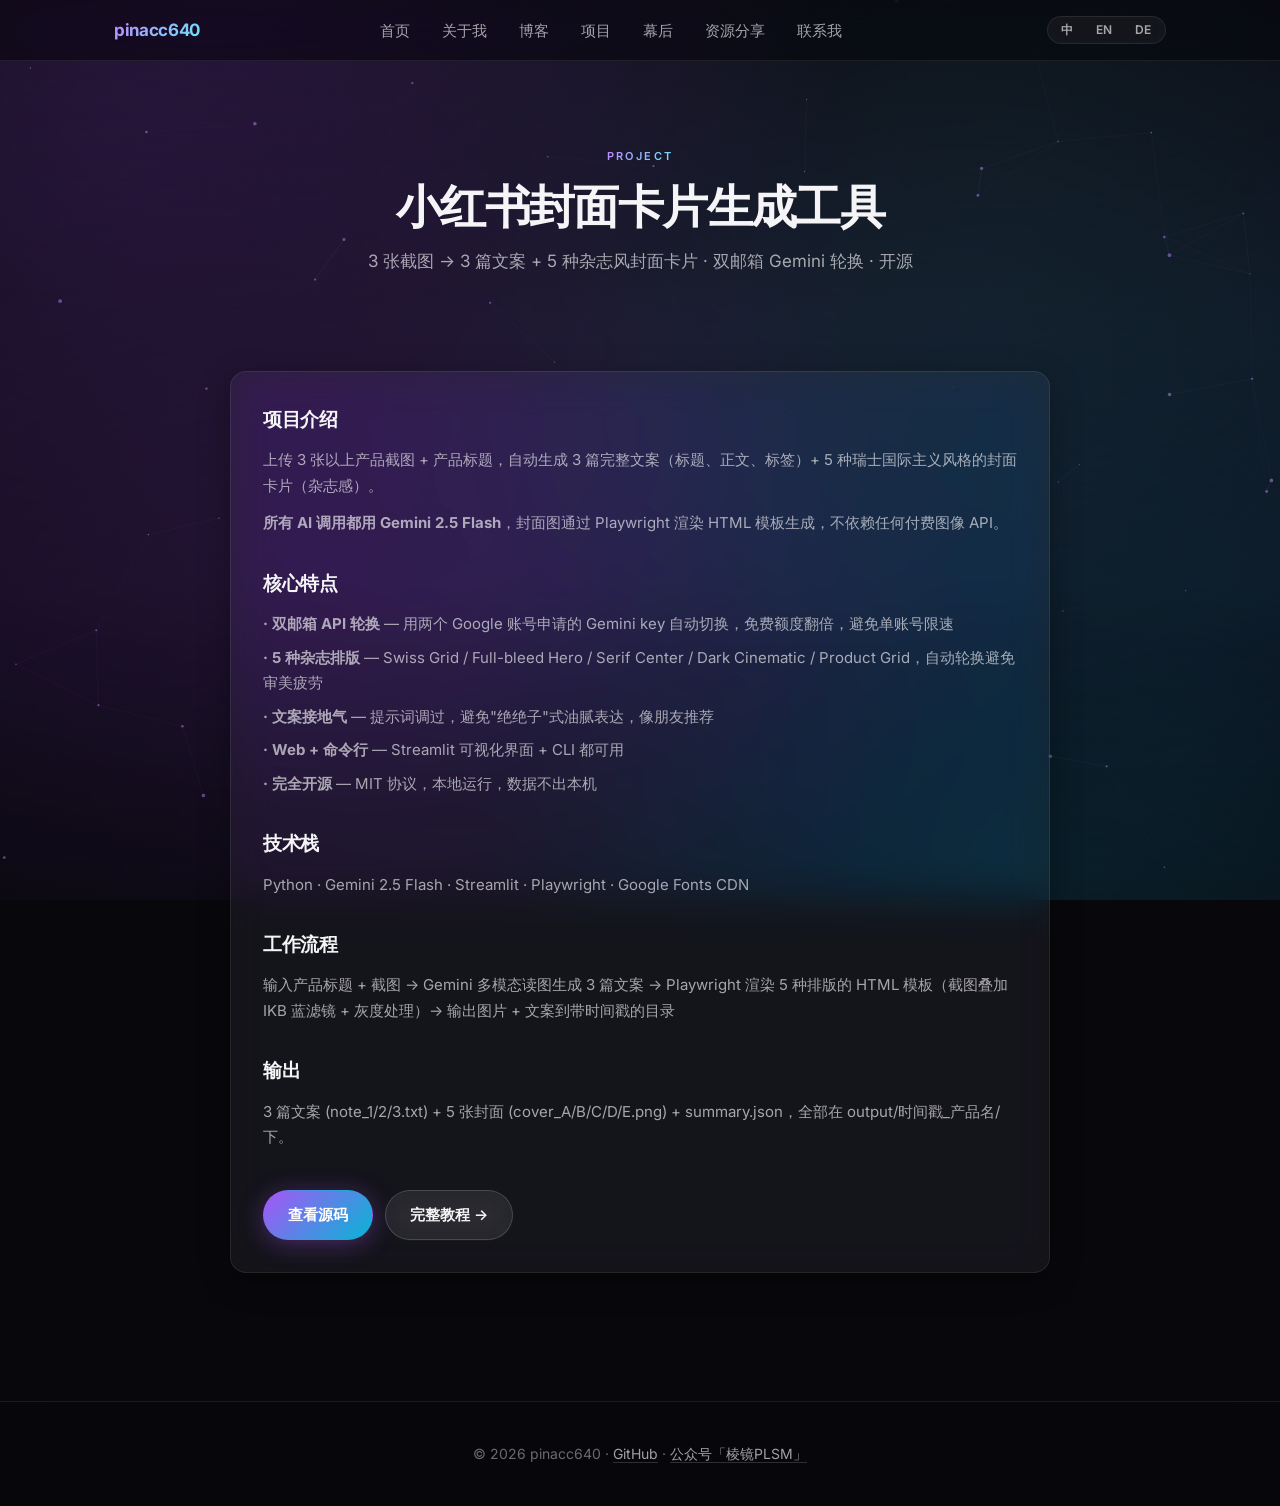
<file: project.html>
<!DOCTYPE html>
<html lang="zh-CN">
<head>
    <meta charset="UTF-8">
    <meta name="viewport" content="width=device-width, initial-scale=1.0">
    <title data-i18n="project.title">小红书封面卡片生成工具 — pinacc640</title>
    <link rel="stylesheet" href="style.css">
    <link rel="stylesheet" href="video-background.css">
</head>
<body>
    <!-- 视频背景 -->
    <div class="video-background">
        <video autoplay muted loop playsinline>
            <source src="videos/background.mp4" type="video/mp4">
        </video>
    </div>
    <div class="video-overlay"></div>

    <!-- 粒子网络 canvas（桌面） -->
    <canvas id="particle-canvas"></canvas>

    <!-- 导航栏 -->
    <nav>
        <div class="container">
            <div class="logo">pinacc640</div>
            <ul class="nav-links">
                <li><a href="index.html" data-i18n="nav.home">首页</a></li>
                <li><a href="about.html" data-i18n="nav.about">关于我</a></li>
                <li><a href="blog.html" data-i18n="nav.blog">博客</a></li>
                <li><a href="project.html" data-i18n="nav.project">项目</a></li>
                <li><a href="automation.html" data-i18n="nav.automation">幕后</a></li>
                <li><a href="resources.html" data-i18n="nav.resources">资源分享</a></li>
                <li><a href="contact.html" data-i18n="nav.contact">联系我</a></li>
            </ul>
            <div class="lang-switcher" role="group" aria-label="Language switcher">
                <button type="button" data-lang="zh">中</button>
                <button type="button" data-lang="en">EN</button>
                <button type="button" data-lang="de">DE</button>
            </div>
        </div>
    </nav>

    <!-- Page Hero -->
    <section class="page-hero">
        <div class="container">
            <div class="page-eyebrow fade-in fade-in-1" data-i18n="project.eyebrow">Project</div>
            <h1 class="page-title fade-in fade-in-2" data-i18n="project.page_title">小红书封面卡片生成工具</h1>
            <p class="page-subtitle fade-in fade-in-3" data-i18n="project.page_subtitle">3 张截图 → 3 篇文案 + 5 种杂志风封面卡片 · 双邮箱 Gemini 轮换 · 开源</p>
        </div>
    </section>

    <!-- 内容区域 -->
    <section class="content">
        <div class="container">
            <div class="section">
                <div class="card" style="max-width: 820px; margin: 0 auto;">
                    <h3 data-i18n="project.card_intro_title">项目介绍</h3>
                    <p data-i18n="project.card_intro_p1">上传 3 张以上产品截图 + 产品标题，自动生成 3 篇完整文案（标题、正文、标签）+ 5 种瑞士国际主义风格的封面卡片（杂志感）。</p>
                    <p style="margin-top: 0.75rem;"><strong data-i18n="project.card_intro_p2_strong">所有 AI 调用都用 Gemini 2.5 Flash</strong><span data-i18n="project.card_intro_p2_rest">，封面图通过 Playwright 渲染 HTML 模板生成，不依赖任何付费图像 API。</span></p>

                    <h3 style="margin-top: 2rem;" data-i18n="project.card_features_title">核心特点</h3>
                    <p style="margin-top: 0.75rem;"><strong data-i18n="project.feat_dual_strong">· 双邮箱 API 轮换</strong><span data-i18n="project.feat_dual_rest"> — 用两个 Google 账号申请的 Gemini key 自动切换，免费额度翻倍，避免单账号限速</span></p>
                    <p style="margin-top: 0.5rem;"><strong data-i18n="project.feat_layouts_strong">· 5 种杂志排版</strong><span data-i18n="project.feat_layouts_rest"> — Swiss Grid / Full-bleed Hero / Serif Center / Dark Cinematic / Product Grid，自动轮换避免审美疲劳</span></p>
                    <p style="margin-top: 0.5rem;"><strong data-i18n="project.feat_copy_strong">· 文案接地气</strong><span data-i18n="project.feat_copy_rest"> — 提示词调过，避免"绝绝子"式油腻表达，像朋友推荐</span></p>
                    <p style="margin-top: 0.5rem;"><strong data-i18n="project.feat_ui_strong">· Web + 命令行</strong><span data-i18n="project.feat_ui_rest"> — Streamlit 可视化界面 + CLI 都可用</span></p>
                    <p style="margin-top: 0.5rem;"><strong data-i18n="project.feat_oss_strong">· 完全开源</strong><span data-i18n="project.feat_oss_rest"> — MIT 协议，本地运行，数据不出本机</span></p>

                    <h3 style="margin-top: 2rem;" data-i18n="project.card_stack_title">技术栈</h3>
                    <p style="margin-top: 0.75rem;" data-i18n="project.card_stack_text">Python · Gemini 2.5 Flash · Streamlit · Playwright · Google Fonts CDN</p>

                    <h3 style="margin-top: 2rem;" data-i18n="project.card_flow_title">工作流程</h3>
                    <p style="margin-top: 0.75rem;" data-i18n="project.card_flow_text">输入产品标题 + 截图 → Gemini 多模态读图生成 3 篇文案 → Playwright 渲染 5 种排版的 HTML 模板（截图叠加 IKB 蓝滤镜 + 灰度处理）→ 输出图片 + 文案到带时间戳的目录</p>

                    <h3 style="margin-top: 2rem;" data-i18n="project.card_output_title">输出</h3>
                    <p style="margin-top: 0.75rem;" data-i18n="project.card_output_text">3 篇文案 (note_1/2/3.txt) + 5 张封面 (cover_A/B/C/D/E.png) + summary.json，全部在 output/时间戳_产品名/ 下。</p>

                    <div style="margin-top: 2.5rem; display: flex; gap: 0.75rem; flex-wrap: wrap;">
                        <a href="https://github.com/pinacc640/first-one" target="_blank" rel="noopener" class="btn btn-primary" data-i18n="project.btn_source">查看源码</a>
                        <a href="posts/post-3.html" class="btn btn-secondary" data-i18n="project.btn_tutorial">完整教程 →</a>
                    </div>
                </div>
            </div>
        </div>
    </section>

    <!-- 页脚 -->
    <footer>
        <div class="container">
            <p><span data-i18n="footer.tagline">© 2026 pinacc640</span> · <a href="https://github.com/pinacc640" target="_blank" rel="noopener" data-i18n="footer.github">GitHub</a> · <a href="contact.html" data-i18n="footer.wechat">公众号「棱镜PLSM」</a></p>
        </div>
    </footer>

    <script src="i18n.js" defer></script>
    <script src="effects.js" defer></script>
</body>
</html>
</file>
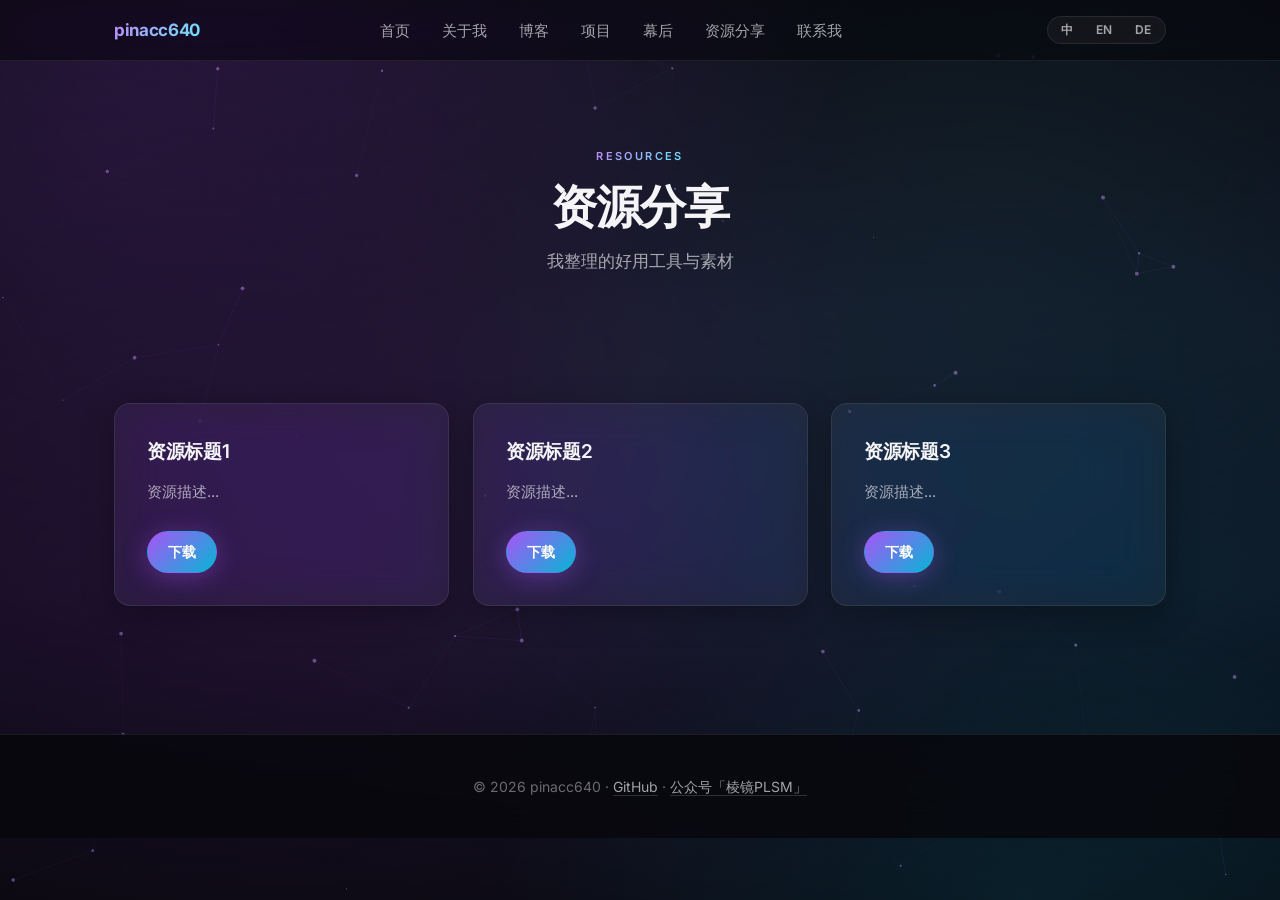
<file: resources.html>
<!DOCTYPE html>
<html lang="zh-CN">
<head>
    <meta charset="UTF-8">
    <meta name="viewport" content="width=device-width, initial-scale=1.0">
    <title data-i18n="resources.title">资源分享 — pinacc640</title>
    <link rel="stylesheet" href="style.css">
    <link rel="stylesheet" href="video-background.css">
</head>
<body>
    <!-- 视频背景 -->
    <div class="video-background">
        <video autoplay muted loop playsinline>
            <source src="videos/background.mp4" type="video/mp4">
        </video>
    </div>
    <div class="video-overlay"></div>

    <!-- 粒子网络 canvas（桌面） -->
    <canvas id="particle-canvas"></canvas>

    <!-- 导航栏 -->
    <nav>
        <div class="container">
            <div class="logo">pinacc640</div>
            <ul class="nav-links">
                <li><a href="index.html" data-i18n="nav.home">首页</a></li>
                <li><a href="about.html" data-i18n="nav.about">关于我</a></li>
                <li><a href="blog.html" data-i18n="nav.blog">博客</a></li>
                <li><a href="project.html" data-i18n="nav.project">项目</a></li>
                <li><a href="automation.html" data-i18n="nav.automation">幕后</a></li>
                <li><a href="resources.html" data-i18n="nav.resources">资源分享</a></li>
                <li><a href="contact.html" data-i18n="nav.contact">联系我</a></li>
            </ul>
            <div class="lang-switcher" role="group" aria-label="Language switcher">
                <button type="button" data-lang="zh">中</button>
                <button type="button" data-lang="en">EN</button>
                <button type="button" data-lang="de">DE</button>
            </div>
        </div>
    </nav>

    <!-- Page Hero -->
    <section class="page-hero">
        <div class="container">
            <div class="page-eyebrow fade-in fade-in-1" data-i18n="resources.eyebrow">Resources</div>
            <h1 class="page-title fade-in fade-in-2" data-i18n="resources.page_title">资源分享</h1>
            <p class="page-subtitle fade-in fade-in-3" data-i18n="resources.page_subtitle">我整理的好用工具与素材</p>
        </div>
    </section>

    <!-- 内容区域 -->
    <section class="content">
        <div class="container">
            <div class="section">
                <div class="cards">
                    <div class="card">
                        <h3 data-i18n="resources.card1_title">资源标题1</h3>
                        <p data-i18n="resources.card1_desc">资源描述...</p>
                        <br>
                        <a href="#" class="cta-button" style="padding: 8px 20px; font-size: 0.9rem;" data-i18n="resources.btn_download">下载</a>
                    </div>

                    <div class="card">
                        <h3 data-i18n="resources.card2_title">资源标题2</h3>
                        <p data-i18n="resources.card2_desc">资源描述...</p>
                        <br>
                        <a href="#" class="cta-button" style="padding: 8px 20px; font-size: 0.9rem;" data-i18n="resources.btn_download">下载</a>
                    </div>

                    <div class="card">
                        <h3 data-i18n="resources.card3_title">资源标题3</h3>
                        <p data-i18n="resources.card3_desc">资源描述...</p>
                        <br>
                        <a href="#" class="cta-button" style="padding: 8px 20px; font-size: 0.9rem;" data-i18n="resources.btn_download">下载</a>
                    </div>
                </div>
            </div>
        </div>
    </section>

    <!-- 页脚 -->
    <footer>
        <div class="container">
            <p><span data-i18n="footer.tagline">© 2026 pinacc640</span> · <a href="https://github.com/pinacc640" target="_blank" rel="noopener" data-i18n="footer.github">GitHub</a> · <a href="contact.html" data-i18n="footer.wechat">公众号「棱镜PLSM」</a></p>
        </div>
    </footer>

    <script src="i18n.js" defer></script>
    <script src="effects.js" defer></script>
</body>
</html>
</file>
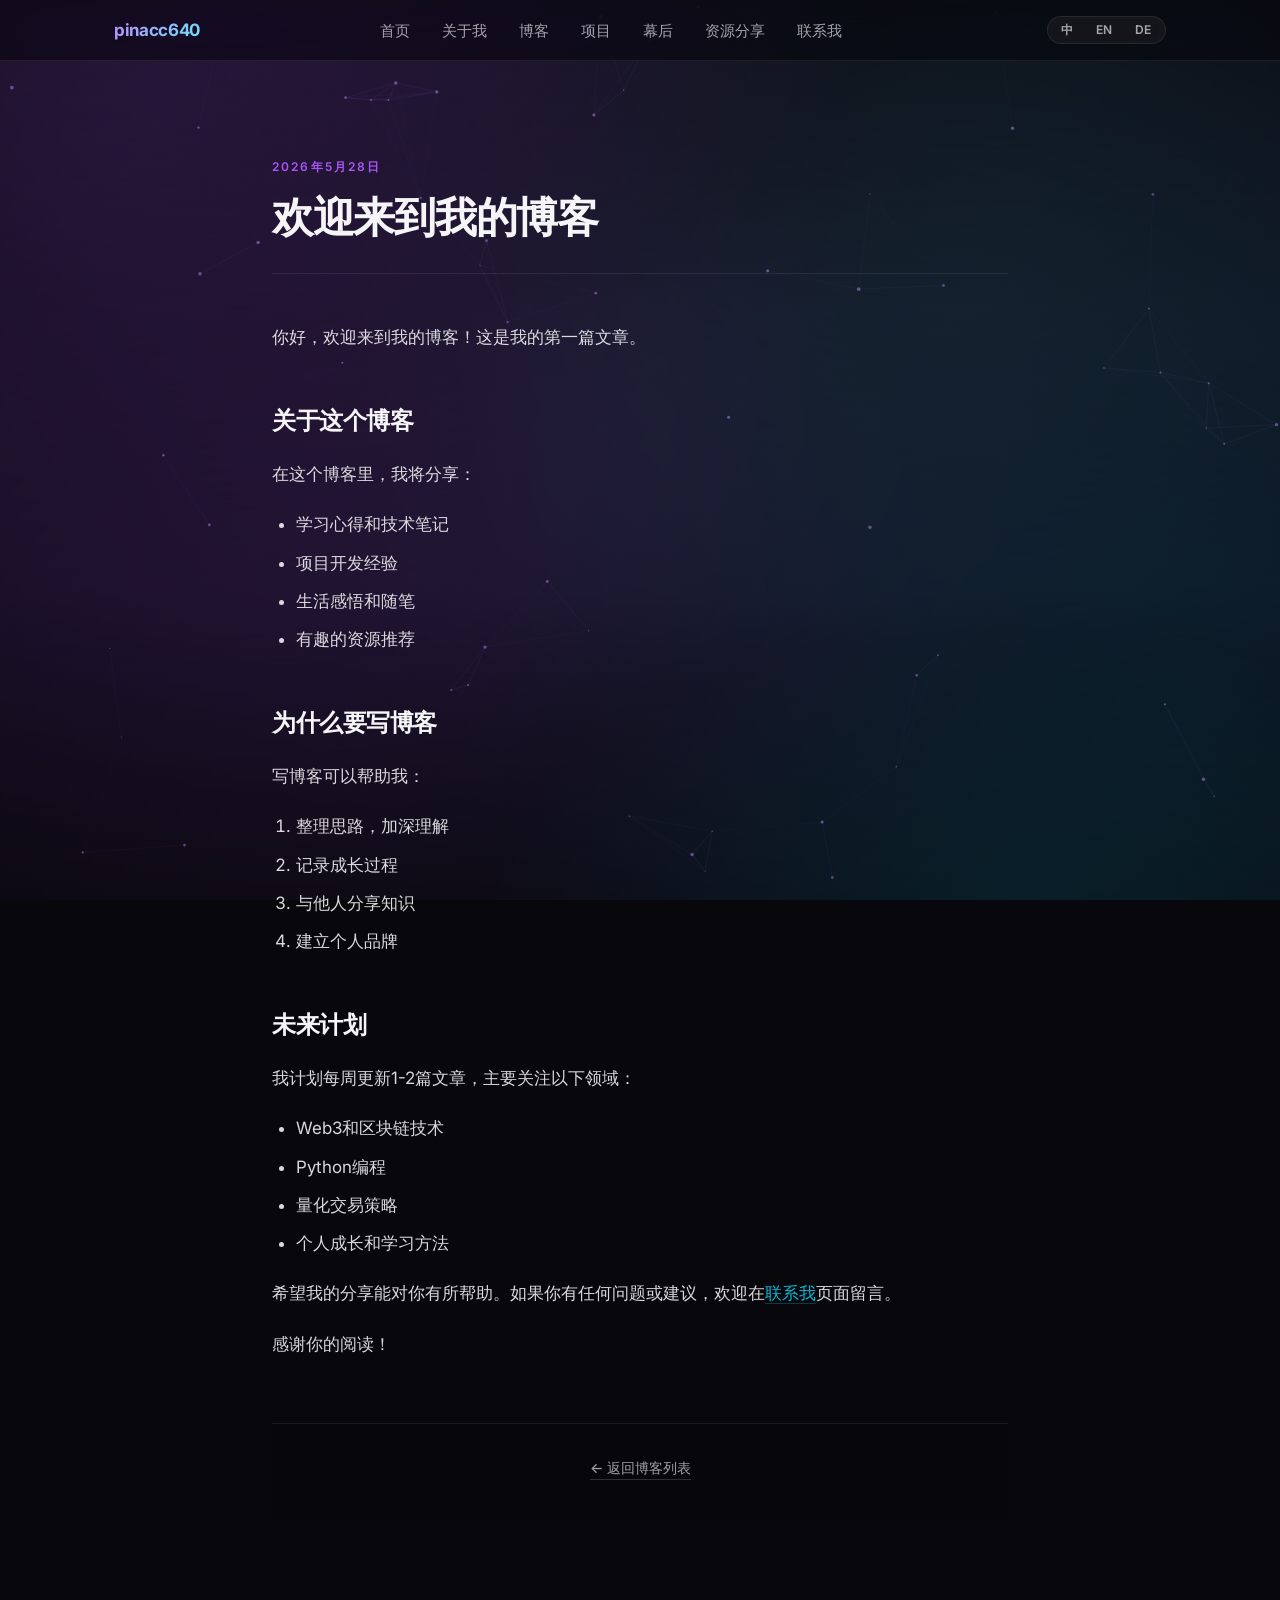
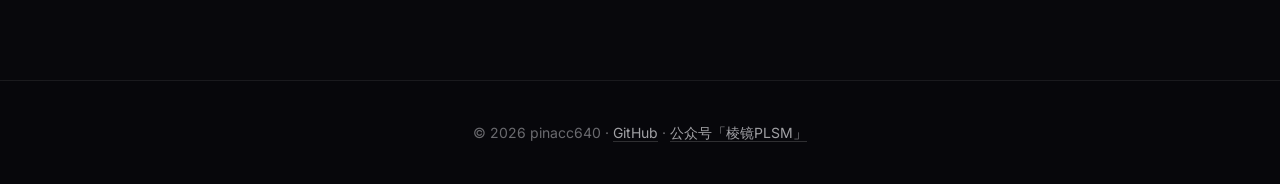
<file: posts/post-1.html>
<!DOCTYPE html>
<html lang="zh-CN">
<head>
    <meta charset="UTF-8">
    <meta name="viewport" content="width=device-width, initial-scale=1.0">
    <title>欢迎来到我的博客 - 我的个人网站</title>
    <link rel="stylesheet" href="../style.css">
    <link rel="stylesheet" href="../video-background.css">
    <style>
        .post-container {
            max-width: 800px;
            margin: 0 auto;
            padding: 2rem;
        }
    </style>
</head>
<body>
    <!-- 视频背景 -->
    <div class="video-background">
        <video autoplay muted loop playsinline>
            <source src="../videos/background.mp4" type="video/mp4">
        </video>
    </div>
    <div class="video-overlay"></div>
    
    <!-- 粒子网络 canvas（桌面） -->
    <canvas id="particle-canvas"></canvas>
    
    <!-- 导航栏 -->
    <nav>
        <div class="container">
            <div class="logo">pinacc640</div>
            <ul class="nav-links">
                <li><a href="../index.html" data-i18n="nav.home">首页</a></li>
                <li><a href="../about.html" data-i18n="nav.about">关于我</a></li>
                <li><a href="../blog.html" data-i18n="nav.blog">博客</a></li>
                <li><a href="../project.html" data-i18n="nav.project">项目</a></li>
                <li><a href="../automation.html" data-i18n="nav.automation">幕后</a></li>
                <li><a href="../resources.html" data-i18n="nav.resources">资源分享</a></li>
                <li><a href="../contact.html" data-i18n="nav.contact">联系我</a></li>
            </ul>
            <div class="lang-switcher" role="group" aria-label="Language switcher">
                <button type="button" data-lang="zh">中</button>
                <button type="button" data-lang="en">EN</button>
                <button type="button" data-lang="de">DE</button>
            </div>
        </div>
    </nav>
    
    <!-- 文章内容 -->
    <article class="content" style="padding-top: 4rem;">
        <div class="post-container">
            <header class="post-header">
                <div class="post-date">2026年5月28日</div>
                <h1 class="post-title">欢迎来到我的博客</h1>
            </header>
            
            <div class="post-content">
                <div class="post-cjk-notice" data-i18n="post.available_chinese_only">📖 本文仅有中文版本。</div>
                <p>你好，欢迎来到我的博客！这是我的第一篇文章。</p>
                
                <h2>关于这个博客</h2>
                <p>在这个博客里，我将分享：</p>
                <ul>
                    <li>学习心得和技术笔记</li>
                    <li>项目开发经验</li>
                    <li>生活感悟和随笔</li>
                    <li>有趣的资源推荐</li>
                </ul>
                
                <h2>为什么要写博客</h2>
                <p>写博客可以帮助我：</p>
                <ol>
                    <li>整理思路，加深理解</li>
                    <li>记录成长过程</li>
                    <li>与他人分享知识</li>
                    <li>建立个人品牌</li>
                </ol>
                
                <h2>未来计划</h2>
                <p>我计划每周更新1-2篇文章，主要关注以下领域：</p>
                <ul>
                    <li>Web3和区块链技术</li>
                    <li>Python编程</li>
                    <li>量化交易策略</li>
                    <li>个人成长和学习方法</li>
                </ul>
                
                <p>希望我的分享能对你有所帮助。如果你有任何问题或建议，欢迎在<a href="../contact.html">联系我</a>页面留言。</p>
                
                <p>感谢你的阅读！</p>
            </div>
            
            <footer class="post-footer">
                <a href="../blog.html" class="back-link" data-i18n="post.back_to_blog">← 返回博客列表</a>
            </footer>
        </div>
    </article>
    
    <!-- 页脚 -->
    <footer>
        <div class="container">
            <p><span data-i18n="footer.tagline">© 2026 pinacc640</span> · <a href="https://github.com/pinacc640" target="_blank" rel="noopener" data-i18n="footer.github">GitHub</a> · <a href="../contact.html" data-i18n="footer.wechat">公众号「棱镜PLSM」</a></p>
        </div>
    </footer>

    <script src="../i18n.js" defer></script>
    <script src="../effects.js" defer></script>
</body>
</html>
</file>
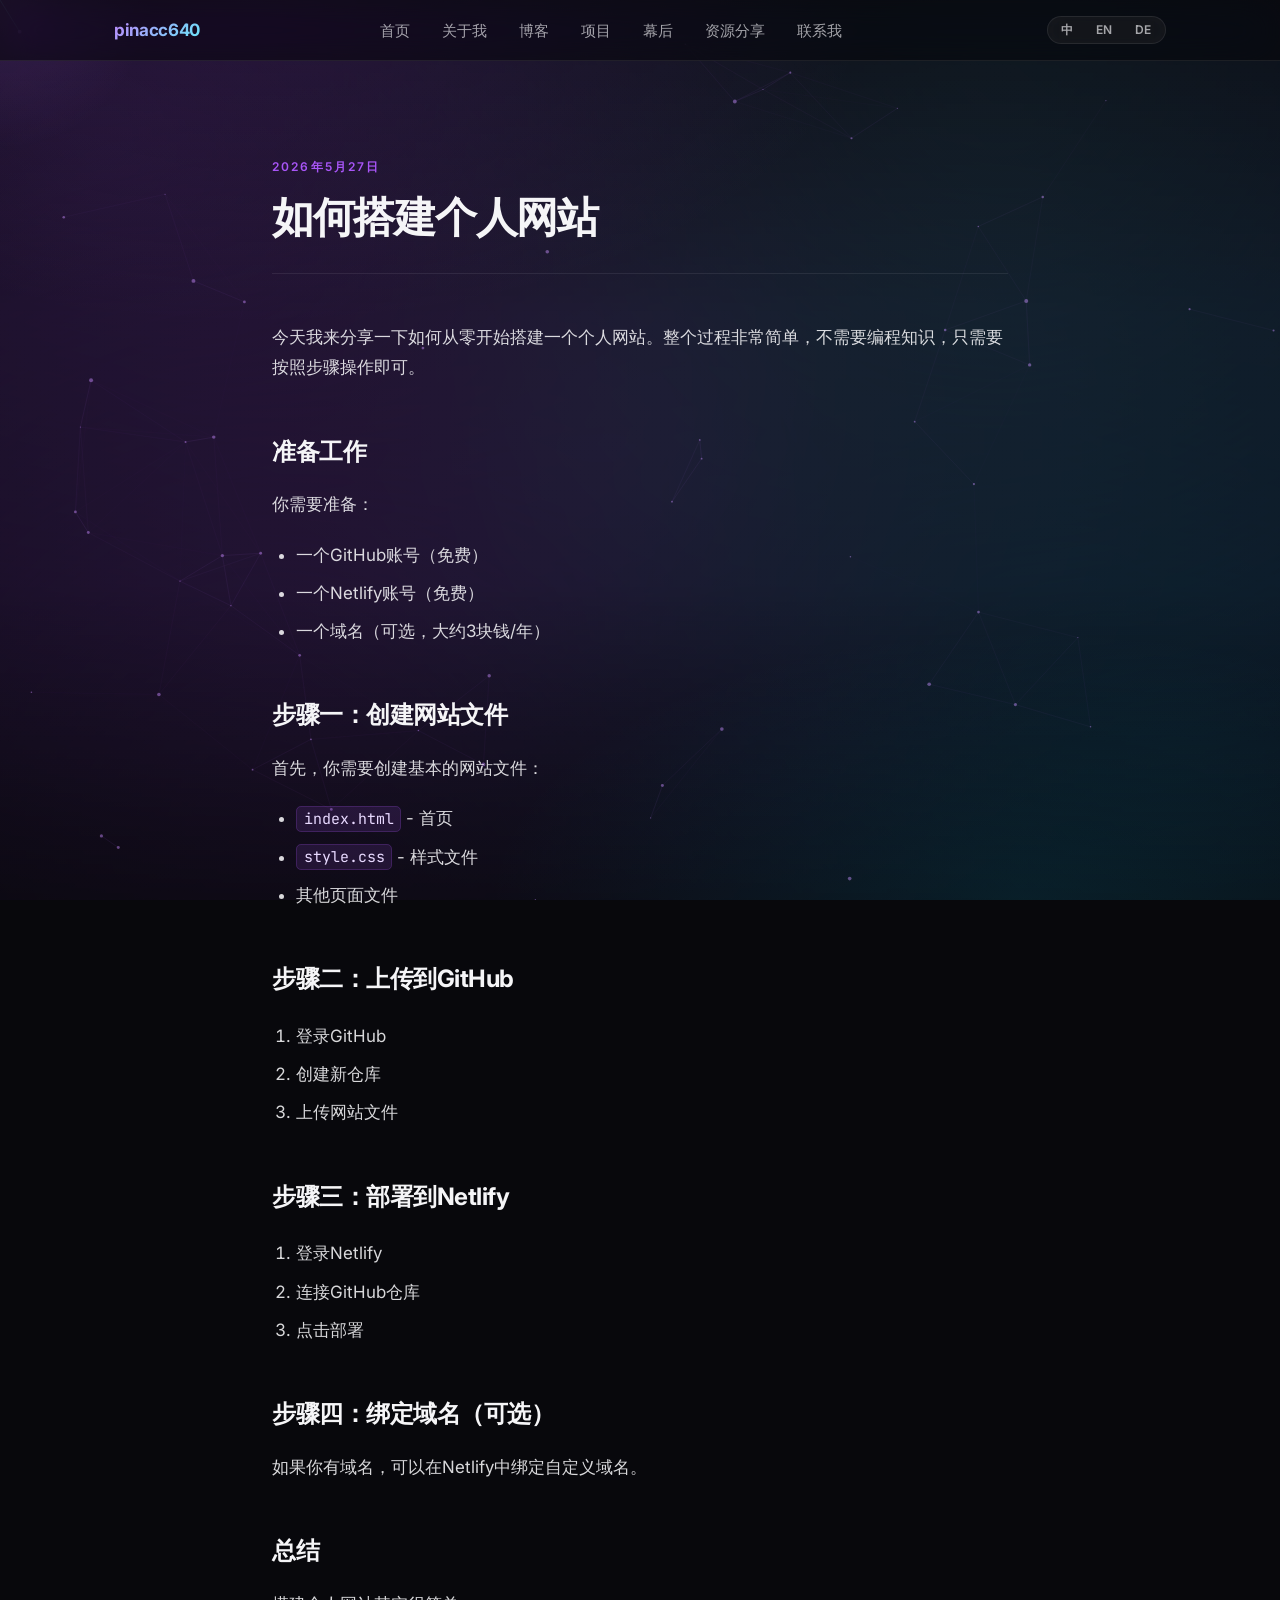
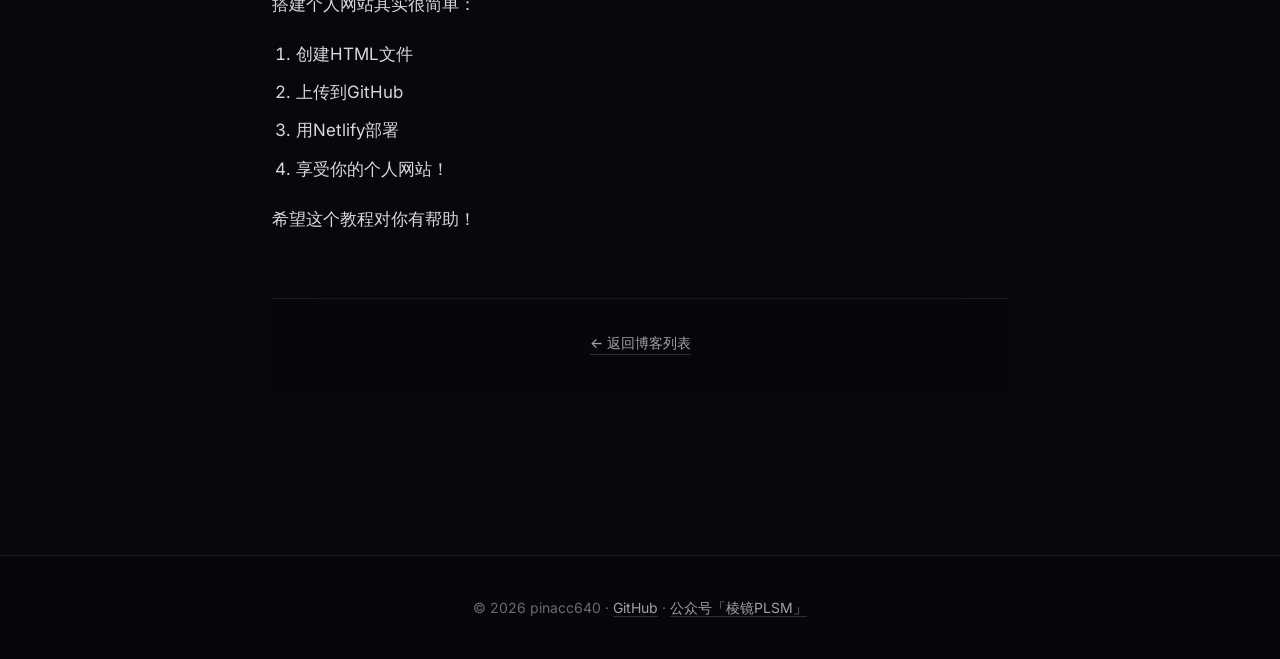
<file: posts/post-2.html>
<!DOCTYPE html>
<html lang="zh-CN">
<head>
    <meta charset="UTF-8">
    <meta name="viewport" content="width=device-width, initial-scale=1.0">
    <title>如何搭建个人网站 - 我的个人网站</title>
    <link rel="stylesheet" href="../style.css">
    <link rel="stylesheet" href="../video-background.css">
    <style>
        .post-container {
            max-width: 800px;
            margin: 0 auto;
            padding: 2rem;
        }
    </style>
</head>
<body>
    <!-- 视频背景 -->
    <div class="video-background">
        <video autoplay muted loop playsinline>
            <source src="../videos/background.mp4" type="video/mp4">
        </video>
    </div>
    <div class="video-overlay"></div>
    
    <!-- 粒子网络 canvas（桌面） -->
    <canvas id="particle-canvas"></canvas>
    
    <!-- 导航栏 -->
    <nav>
        <div class="container">
            <div class="logo">pinacc640</div>
            <ul class="nav-links">
                <li><a href="../index.html" data-i18n="nav.home">首页</a></li>
                <li><a href="../about.html" data-i18n="nav.about">关于我</a></li>
                <li><a href="../blog.html" data-i18n="nav.blog">博客</a></li>
                <li><a href="../project.html" data-i18n="nav.project">项目</a></li>
                <li><a href="../automation.html" data-i18n="nav.automation">幕后</a></li>
                <li><a href="../resources.html" data-i18n="nav.resources">资源分享</a></li>
                <li><a href="../contact.html" data-i18n="nav.contact">联系我</a></li>
            </ul>
            <div class="lang-switcher" role="group" aria-label="Language switcher">
                <button type="button" data-lang="zh">中</button>
                <button type="button" data-lang="en">EN</button>
                <button type="button" data-lang="de">DE</button>
            </div>
        </div>
    </nav>
    
    <!-- 文章内容 -->
    <article class="content" style="padding-top: 4rem;">
        <div class="post-container">
            <header class="post-header">
                <div class="post-date">2026年5月27日</div>
                <h1 class="post-title">如何搭建个人网站</h1>
            </header>
            
            <div class="post-content">
                <div class="post-cjk-notice" data-i18n="post.available_chinese_only">📖 本文仅有中文版本。</div>
                <p>今天我来分享一下如何从零开始搭建一个个人网站。整个过程非常简单，不需要编程知识，只需要按照步骤操作即可。</p>
                
                <h2>准备工作</h2>
                <p>你需要准备：</p>
                <ul>
                    <li>一个GitHub账号（免费）</li>
                    <li>一个Netlify账号（免费）</li>
                    <li>一个域名（可选，大约3块钱/年）</li>
                </ul>
                
                <h2>步骤一：创建网站文件</h2>
                <p>首先，你需要创建基本的网站文件：</p>
                <ul>
                    <li><code>index.html</code> - 首页</li>
                    <li><code>style.css</code> - 样式文件</li>
                    <li>其他页面文件</li>
                </ul>
                
                <h2>步骤二：上传到GitHub</h2>
                <ol>
                    <li>登录GitHub</li>
                    <li>创建新仓库</li>
                    <li>上传网站文件</li>
                </ol>
                
                <h2>步骤三：部署到Netlify</h2>
                <ol>
                    <li>登录Netlify</li>
                    <li>连接GitHub仓库</li>
                    <li>点击部署</li>
                </ol>
                
                <h2>步骤四：绑定域名（可选）</h2>
                <p>如果你有域名，可以在Netlify中绑定自定义域名。</p>
                
                <h2>总结</h2>
                <p>搭建个人网站其实很简单：</p>
                <ol>
                    <li>创建HTML文件</li>
                    <li>上传到GitHub</li>
                    <li>用Netlify部署</li>
                    <li>享受你的个人网站！</li>
                </ol>
                
                <p>希望这个教程对你有帮助！</p>
            </div>
            
            <footer class="post-footer">
                <a href="../blog.html" class="back-link" data-i18n="post.back_to_blog">← 返回博客列表</a>
            </footer>
        </div>
    </article>
    
    <!-- 页脚 -->
    <footer>
        <div class="container">
            <p><span data-i18n="footer.tagline">© 2026 pinacc640</span> · <a href="https://github.com/pinacc640" target="_blank" rel="noopener" data-i18n="footer.github">GitHub</a> · <a href="../contact.html" data-i18n="footer.wechat">公众号「棱镜PLSM」</a></p>
        </div>
    </footer>

    <script src="../i18n.js" defer></script>
    <script src="../effects.js" defer></script>
</body>
</html>
</file>
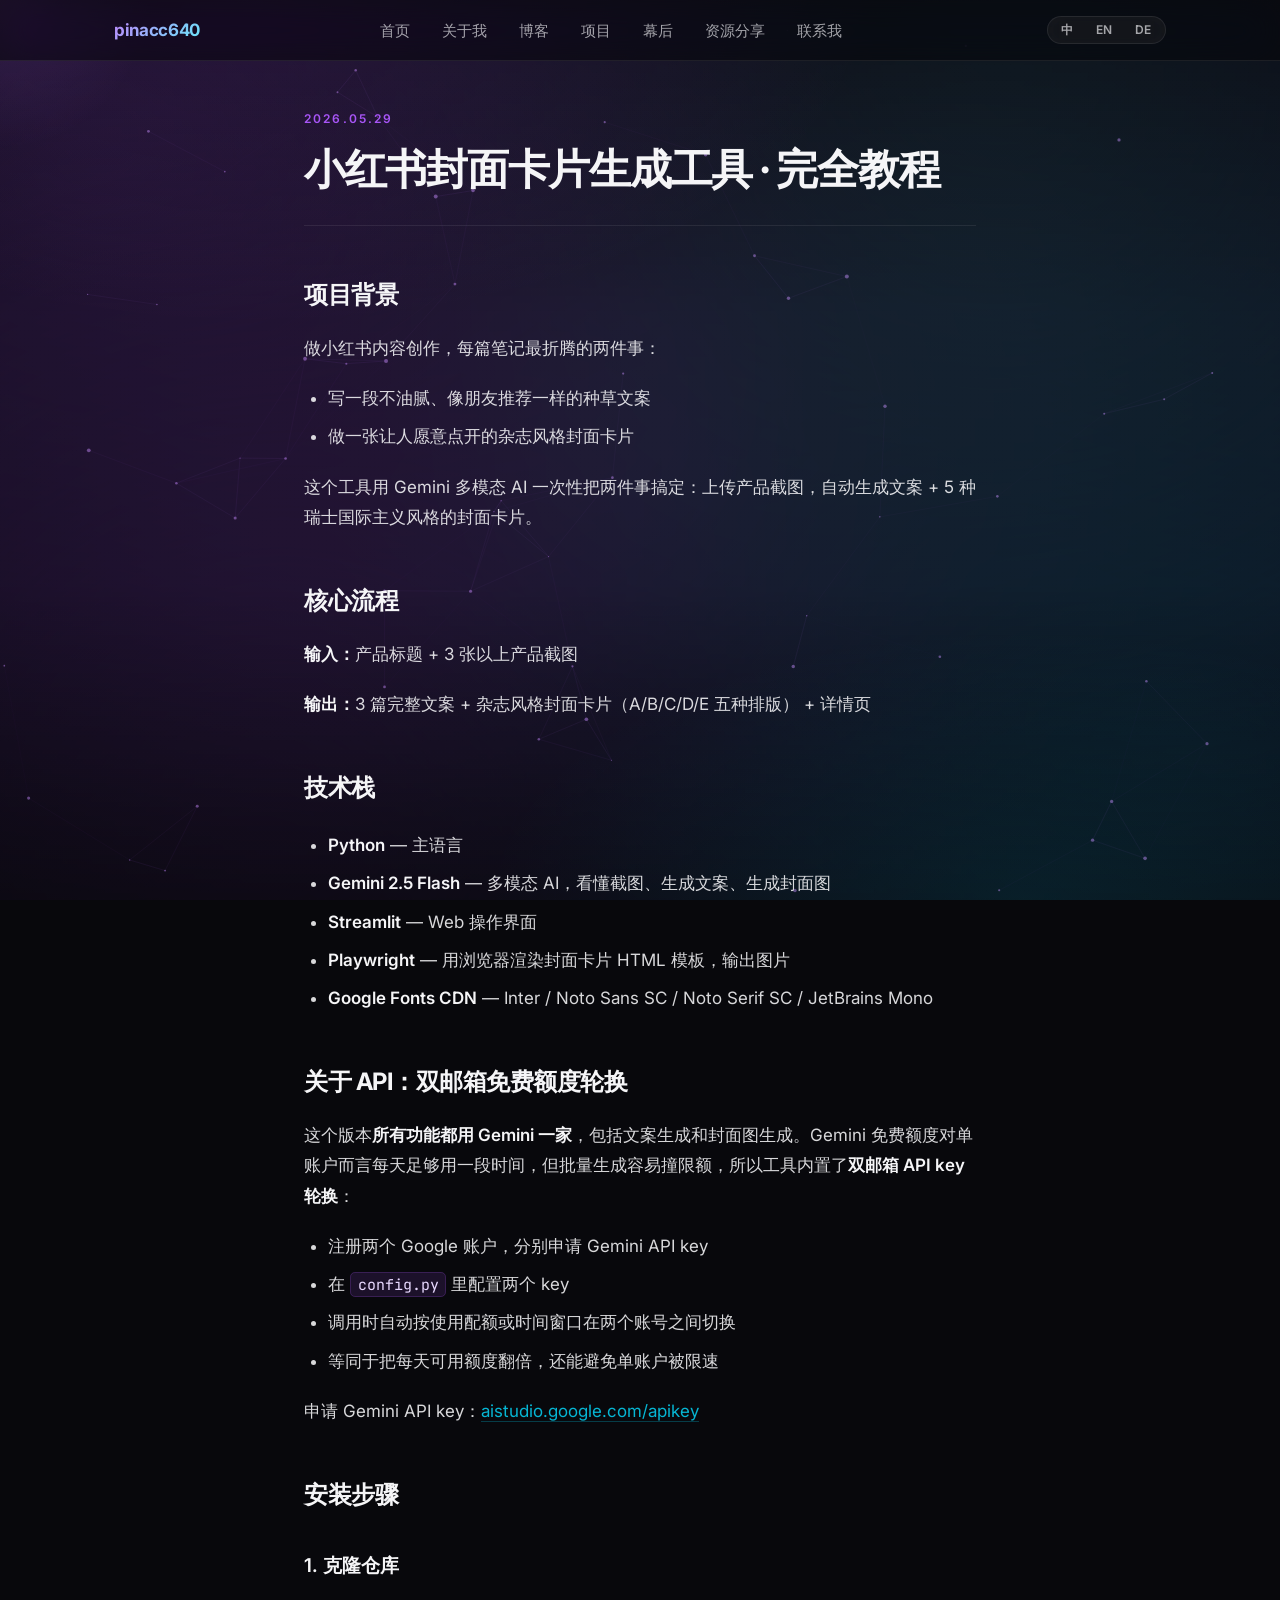
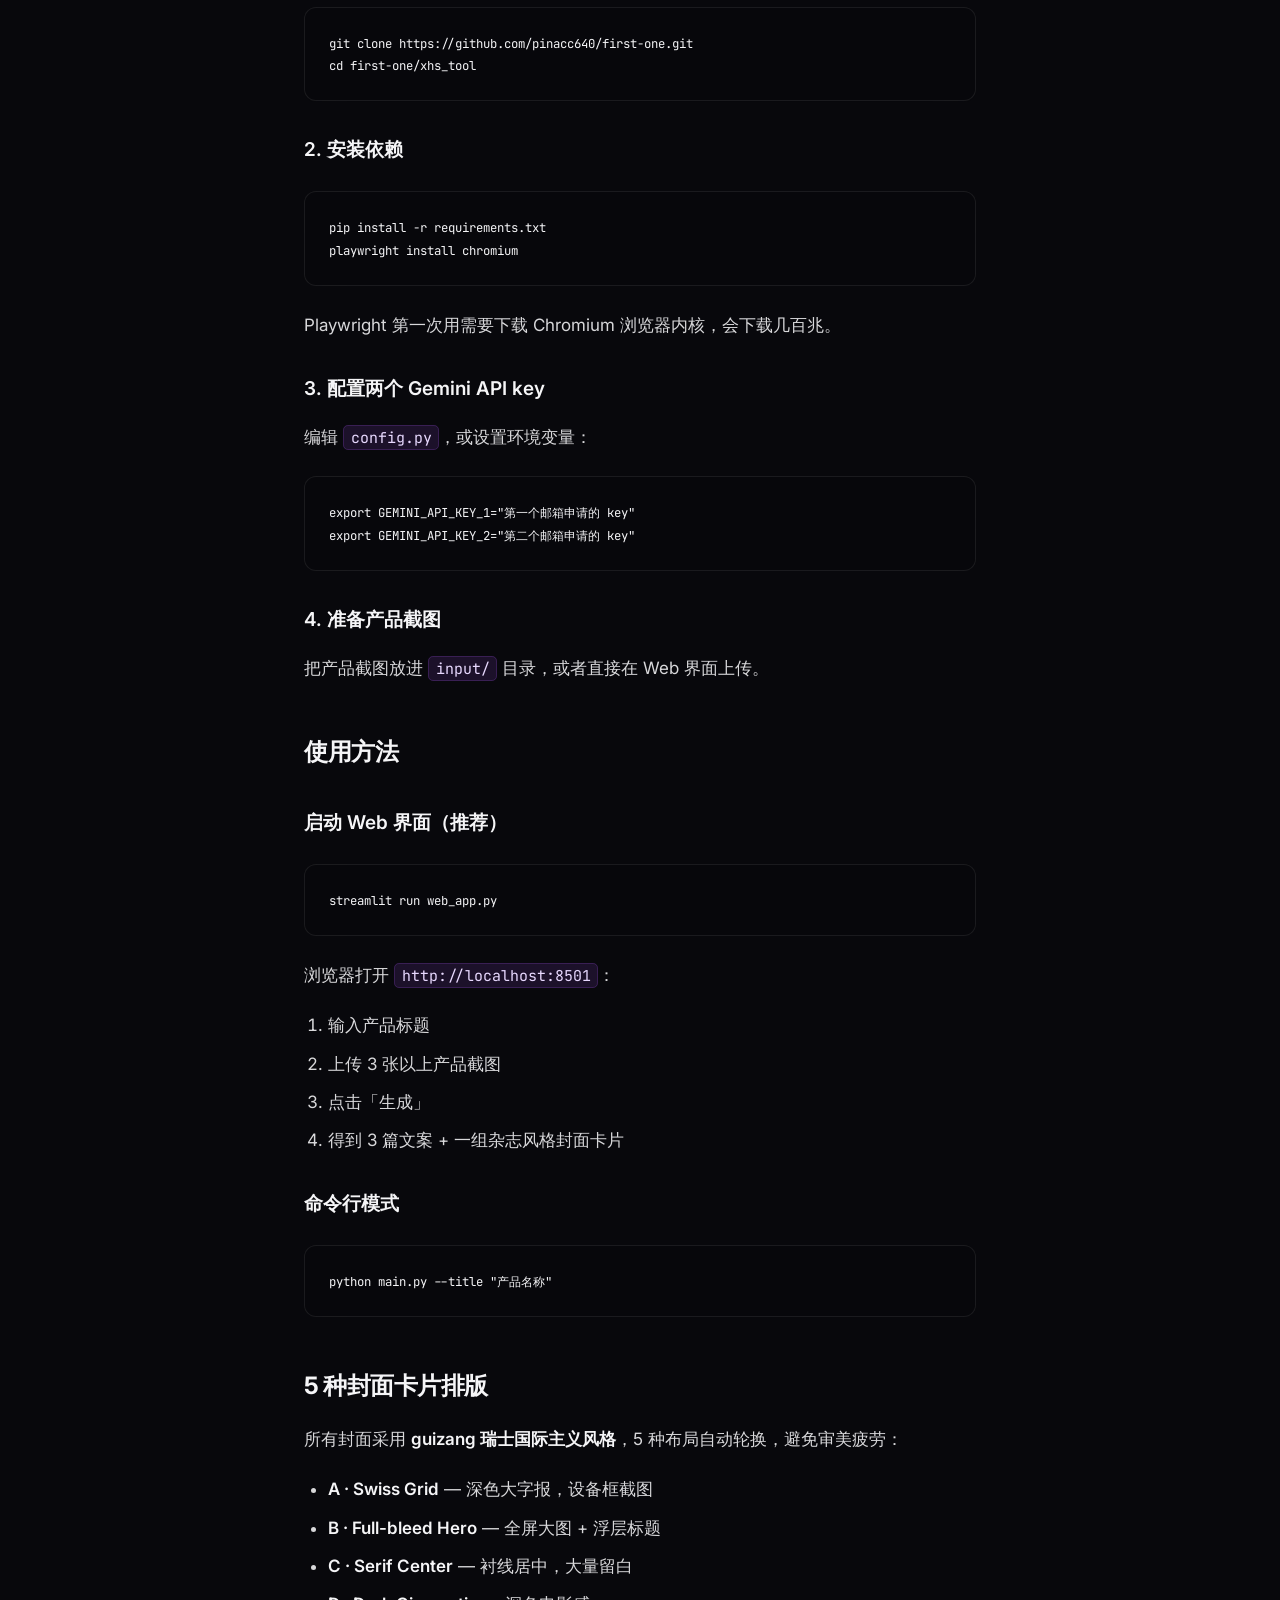
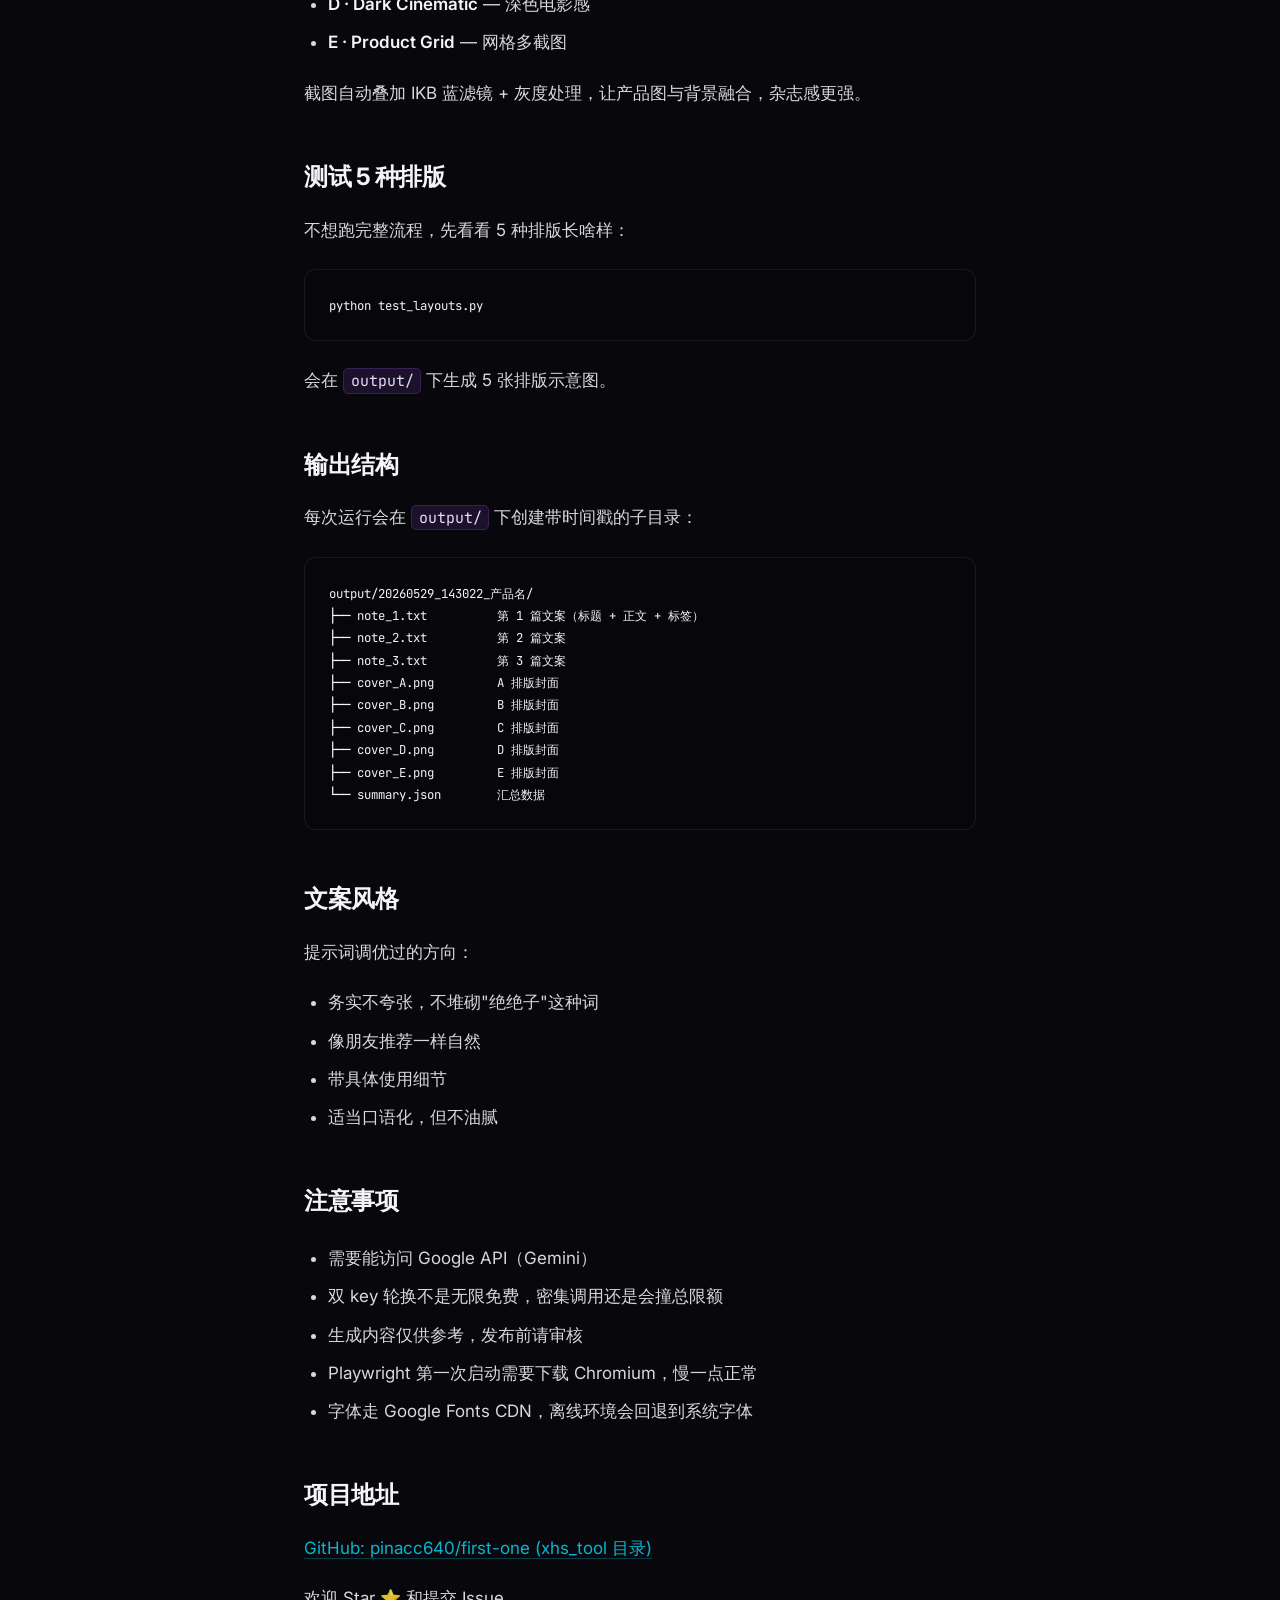
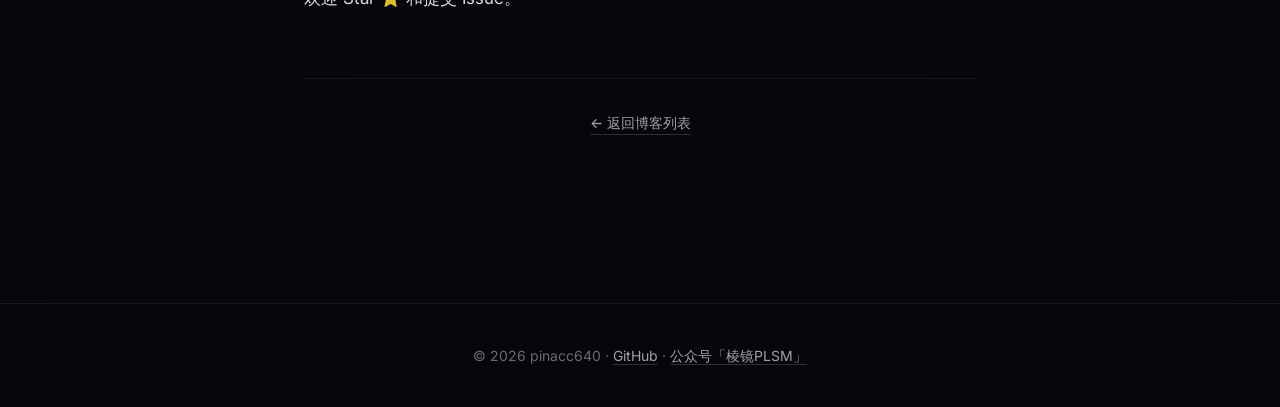
<file: posts/post-3.html>
<!DOCTYPE html>
<html lang="zh-CN">
<head>
    <meta charset="UTF-8">
    <meta name="viewport" content="width=device-width, initial-scale=1.0">
    <title>小红书封面卡片生成工具 · 完全教程 — pinacc640</title>
    <link rel="stylesheet" href="../style.css">
    <link rel="stylesheet" href="../video-background.css">
</head>
<body>
    <!-- 视频背景 -->
    <div class="video-background">
        <video autoplay muted loop playsinline>
            <source src="../videos/background.mp4" type="video/mp4">
        </video>
    </div>
    <div class="video-overlay"></div>

    <!-- 粒子网络 canvas（桌面） -->
    <canvas id="particle-canvas"></canvas>

    <!-- 导航栏 -->
    <nav>
        <div class="container">
            <div class="logo">pinacc640</div>
            <ul class="nav-links">
                <li><a href="../index.html" data-i18n="nav.home">首页</a></li>
                <li><a href="../about.html" data-i18n="nav.about">关于我</a></li>
                <li><a href="../blog.html" data-i18n="nav.blog">博客</a></li>
                <li><a href="../project.html" data-i18n="nav.project">项目</a></li>
                <li><a href="../automation.html" data-i18n="nav.automation">幕后</a></li>
                <li><a href="../resources.html" data-i18n="nav.resources">资源分享</a></li>
                <li><a href="../contact.html" data-i18n="nav.contact">联系我</a></li>
            </ul>
            <div class="lang-switcher" role="group" aria-label="Language switcher">
                <button type="button" data-lang="zh">中</button>
                <button type="button" data-lang="en">EN</button>
                <button type="button" data-lang="de">DE</button>
            </div>
        </div>
    </nav>

    <!-- 文章内容 -->
    <article>
        <div class="post-container">
            <header class="post-header">
                <div class="post-date">2026.05.29</div>
                <h1 class="post-title">小红书封面卡片生成工具 · 完全教程</h1>
            </header>

            <div class="post-content">
                <div class="post-cjk-notice" data-i18n="post.available_chinese_only">📖 本文仅有中文版本。</div>
                <h2>项目背景</h2>
                <p>做小红书内容创作，每篇笔记最折腾的两件事：</p>
                <ul>
                    <li>写一段不油腻、像朋友推荐一样的种草文案</li>
                    <li>做一张让人愿意点开的杂志风格封面卡片</li>
                </ul>
                <p>这个工具用 Gemini 多模态 AI 一次性把两件事搞定：上传产品截图，自动生成文案 + 5 种瑞士国际主义风格的封面卡片。</p>

                <h2>核心流程</h2>
                <p><strong>输入：</strong>产品标题 + 3 张以上产品截图</p>
                <p><strong>输出：</strong>3 篇完整文案 + 杂志风格封面卡片（A/B/C/D/E 五种排版） + 详情页</p>

                <h2>技术栈</h2>
                <ul>
                    <li><strong>Python</strong> — 主语言</li>
                    <li><strong>Gemini 2.5 Flash</strong> — 多模态 AI，看懂截图、生成文案、生成封面图</li>
                    <li><strong>Streamlit</strong> — Web 操作界面</li>
                    <li><strong>Playwright</strong> — 用浏览器渲染封面卡片 HTML 模板，输出图片</li>
                    <li><strong>Google Fonts CDN</strong> — Inter / Noto Sans SC / Noto Serif SC / JetBrains Mono</li>
                </ul>

                <h2>关于 API：双邮箱免费额度轮换</h2>
                <p>这个版本<strong>所有功能都用 Gemini 一家</strong>，包括文案生成和封面图生成。Gemini 免费额度对单账户而言每天足够用一段时间，但批量生成容易撞限额，所以工具内置了<strong>双邮箱 API key 轮换</strong>：</p>
                <ul>
                    <li>注册两个 Google 账户，分别申请 Gemini API key</li>
                    <li>在 <code>config.py</code> 里配置两个 key</li>
                    <li>调用时自动按使用配额或时间窗口在两个账号之间切换</li>
                    <li>等同于把每天可用额度翻倍，还能避免单账户被限速</li>
                </ul>
                <p>申请 Gemini API key：<a href="https://aistudio.google.com/apikey" target="_blank" rel="noopener">aistudio.google.com/apikey</a></p>

                <h2>安装步骤</h2>
                <h3>1. 克隆仓库</h3>
                <pre><code>git clone https://github.com/pinacc640/first-one.git
cd first-one/xhs_tool</code></pre>

                <h3>2. 安装依赖</h3>
                <pre><code>pip install -r requirements.txt
playwright install chromium</code></pre>
                <p>Playwright 第一次用需要下载 Chromium 浏览器内核，会下载几百兆。</p>

                <h3>3. 配置两个 Gemini API key</h3>
                <p>编辑 <code>config.py</code>，或设置环境变量：</p>
                <pre><code>export GEMINI_API_KEY_1="第一个邮箱申请的 key"
export GEMINI_API_KEY_2="第二个邮箱申请的 key"</code></pre>

                <h3>4. 准备产品截图</h3>
                <p>把产品截图放进 <code>input/</code> 目录，或者直接在 Web 界面上传。</p>

                <h2>使用方法</h2>
                <h3>启动 Web 界面（推荐）</h3>
                <pre><code>streamlit run web_app.py</code></pre>
                <p>浏览器打开 <code>http://localhost:8501</code>：</p>
                <ol>
                    <li>输入产品标题</li>
                    <li>上传 3 张以上产品截图</li>
                    <li>点击「生成」</li>
                    <li>得到 3 篇文案 + 一组杂志风格封面卡片</li>
                </ol>

                <h3>命令行模式</h3>
                <pre><code>python main.py --title "产品名称"</code></pre>

                <h2>5 种封面卡片排版</h2>
                <p>所有封面采用 <strong>guizang 瑞士国际主义风格</strong>，5 种布局自动轮换，避免审美疲劳：</p>
                <ul>
                    <li><strong>A · Swiss Grid</strong> — 深色大字报，设备框截图</li>
                    <li><strong>B · Full-bleed Hero</strong> — 全屏大图 + 浮层标题</li>
                    <li><strong>C · Serif Center</strong> — 衬线居中，大量留白</li>
                    <li><strong>D · Dark Cinematic</strong> — 深色电影感</li>
                    <li><strong>E · Product Grid</strong> — 网格多截图</li>
                </ul>
                <p>截图自动叠加 IKB 蓝滤镜 + 灰度处理，让产品图与背景融合，杂志感更强。</p>

                <h2>测试 5 种排版</h2>
                <p>不想跑完整流程，先看看 5 种排版长啥样：</p>
                <pre><code>python test_layouts.py</code></pre>
                <p>会在 <code>output/</code> 下生成 5 张排版示意图。</p>

                <h2>输出结构</h2>
                <p>每次运行会在 <code>output/</code> 下创建带时间戳的子目录：</p>
                <pre><code>output/20260529_143022_产品名/
├── note_1.txt          第 1 篇文案（标题 + 正文 + 标签）
├── note_2.txt          第 2 篇文案
├── note_3.txt          第 3 篇文案
├── cover_A.png         A 排版封面
├── cover_B.png         B 排版封面
├── cover_C.png         C 排版封面
├── cover_D.png         D 排版封面
├── cover_E.png         E 排版封面
└── summary.json        汇总数据</code></pre>

                <h2>文案风格</h2>
                <p>提示词调优过的方向：</p>
                <ul>
                    <li>务实不夸张，不堆砌"绝绝子"这种词</li>
                    <li>像朋友推荐一样自然</li>
                    <li>带具体使用细节</li>
                    <li>适当口语化，但不油腻</li>
                </ul>

                <h2>注意事项</h2>
                <ul>
                    <li>需要能访问 Google API（Gemini）</li>
                    <li>双 key 轮换不是无限免费，密集调用还是会撞总限额</li>
                    <li>生成内容仅供参考，发布前请审核</li>
                    <li>Playwright 第一次启动需要下载 Chromium，慢一点正常</li>
                    <li>字体走 Google Fonts CDN，离线环境会回退到系统字体</li>
                </ul>

                <h2>项目地址</h2>
                <p><a href="https://github.com/pinacc640/first-one">GitHub: pinacc640/first-one (xhs_tool 目录)</a></p>
                <p>欢迎 Star ⭐ 和提交 Issue。</p>
            </div>

            <footer class="post-footer">
                <a href="../blog.html" class="back-link" data-i18n="post.back_to_blog">← 返回博客列表</a>
            </footer>
        </div>
    </article>

    <!-- 页脚 -->
    <footer>
        <div class="container">
            <p><span data-i18n="footer.tagline">© 2026 pinacc640</span> · <a href="https://github.com/pinacc640" target="_blank" rel="noopener" data-i18n="footer.github">GitHub</a> · <a href="../contact.html" data-i18n="footer.wechat">公众号「棱镜PLSM」</a></p>
        </div>
    </footer>

    <script src="../i18n.js" defer></script>
    <script src="../effects.js" defer></script>
</body>
</html>
</file>
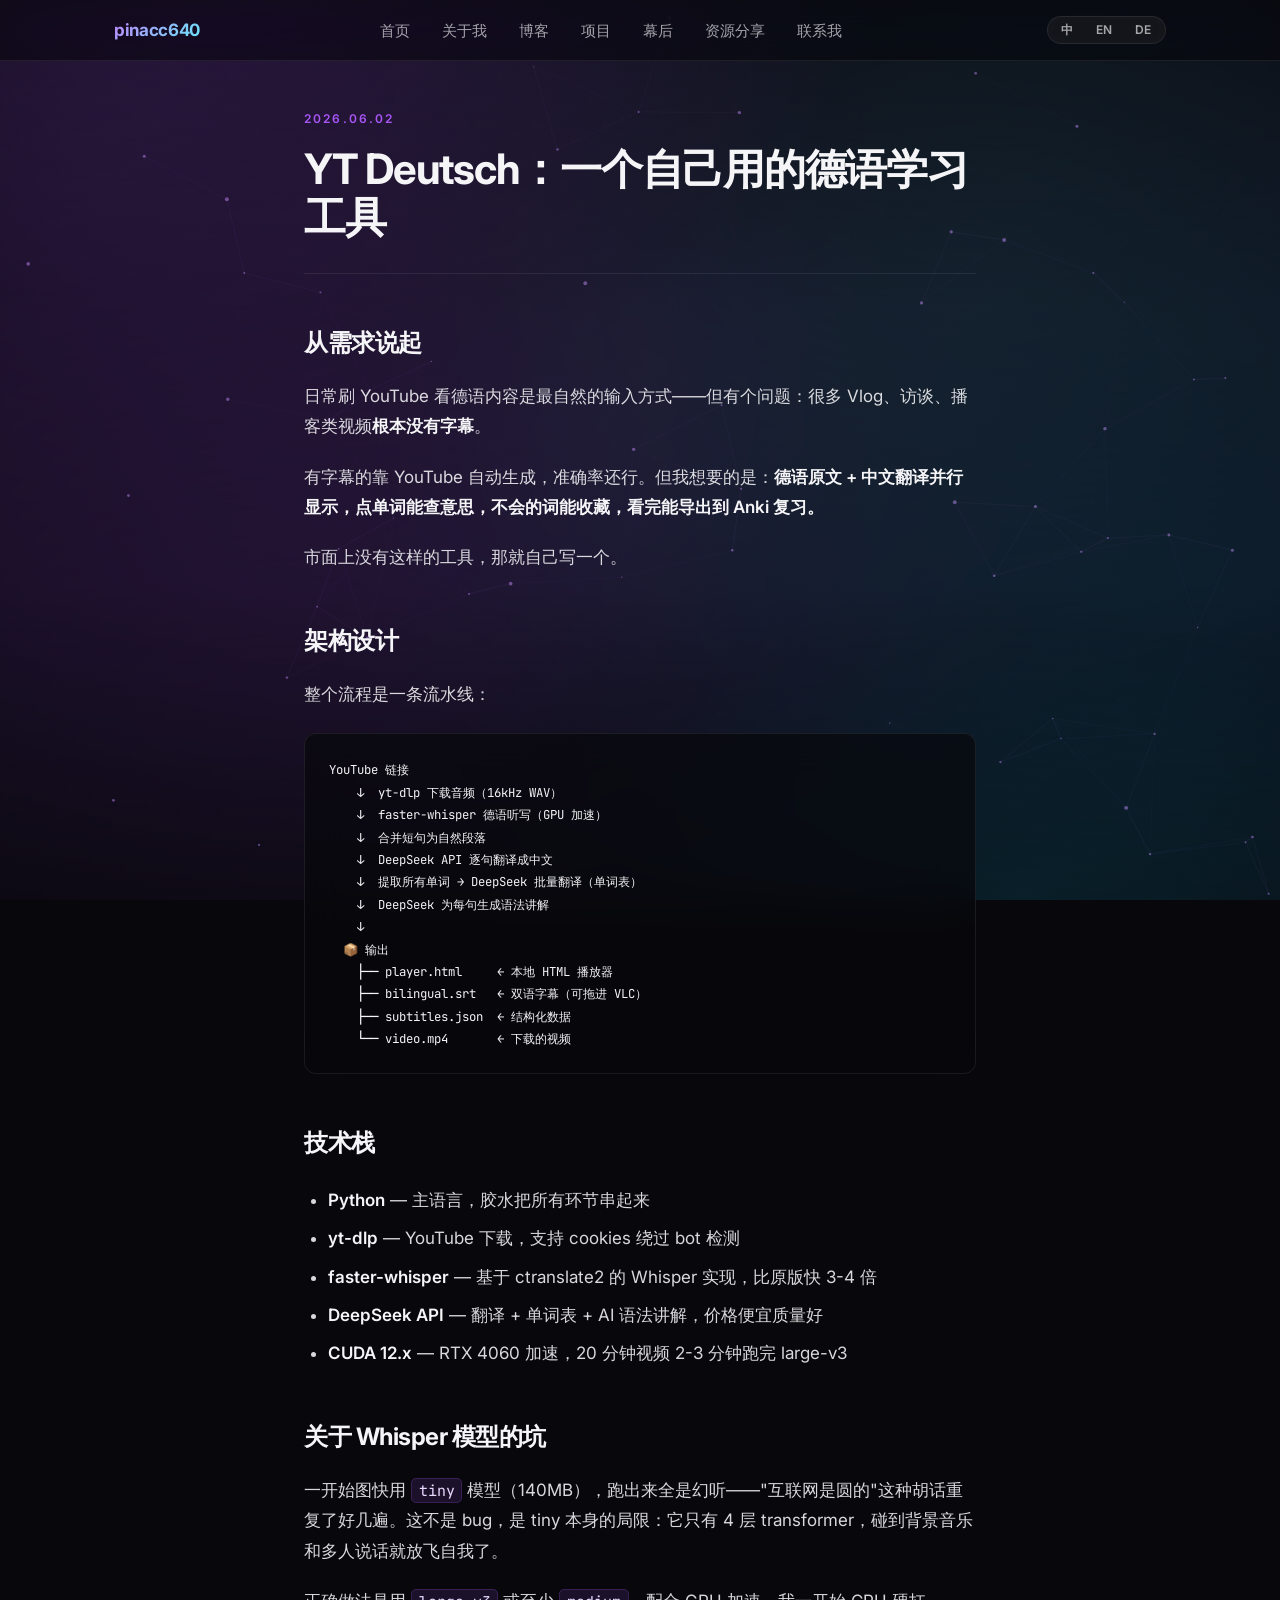
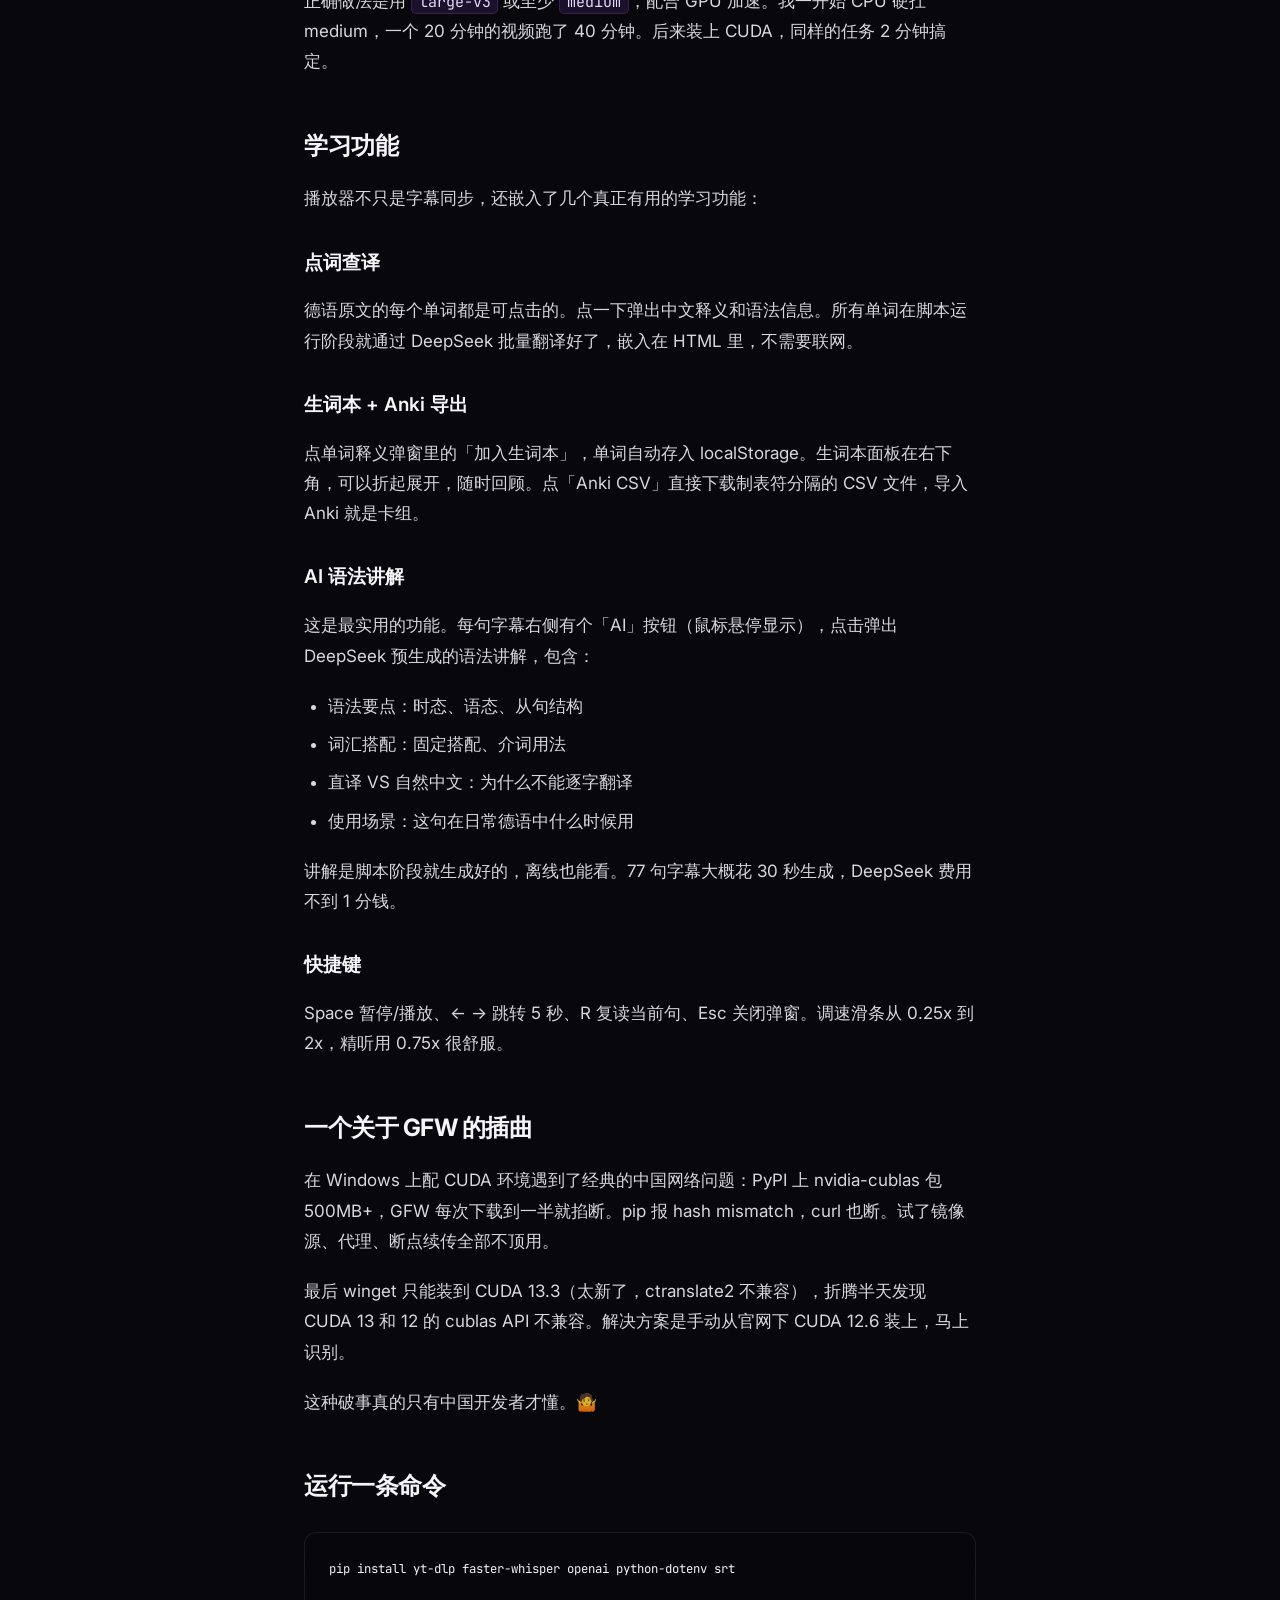
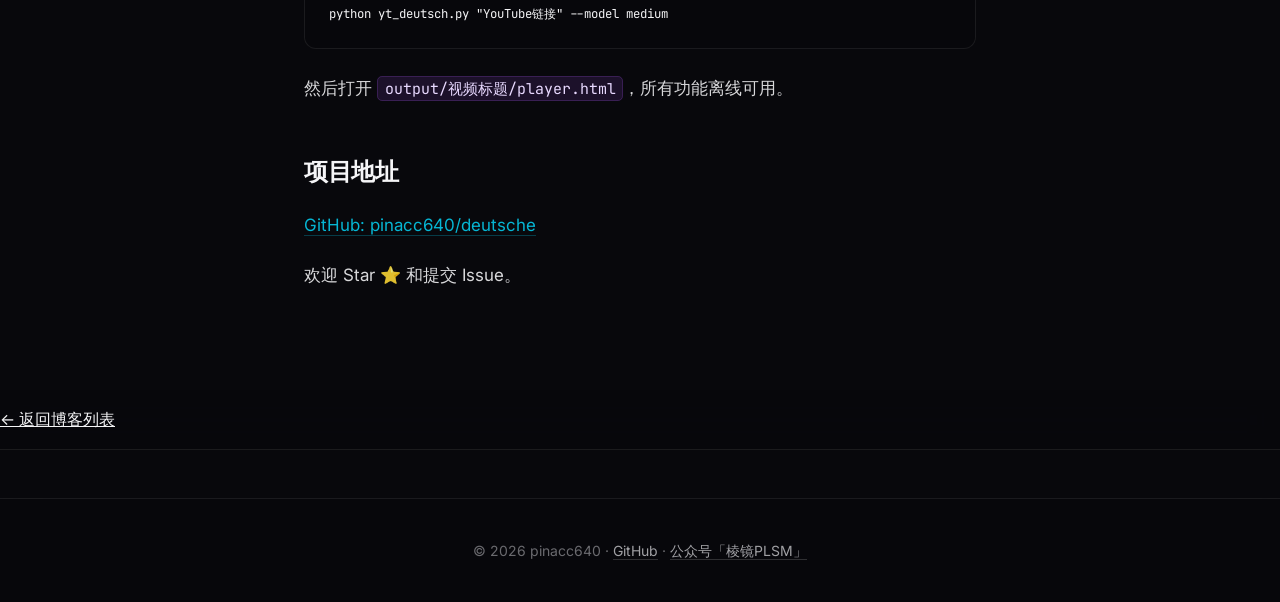
<file: posts/post-4.html>
﻿<!DOCTYPE html>
<html lang="zh-CN">
<head>
    <meta charset="UTF-8">
    <meta name="viewport" content="width=device-width, initial-scale=1.0">
    <title>YT Deutsch：一个自己用的德语学习工具 — pinacc640</title>
    <meta name="description" content="把 YouTube 德语视频变成双语字幕 + AI 语法讲解的学习工具。Whisper 听写、DeepSeek 翻译、单词本、Anki 导出，全本地运行。">
    <meta name="keywords" content="德语学习, YouTube, AI, Whisper, DeepSeek, 字幕, 翻译">
    <meta name="author" content="pinacc640">
    <meta property="og:title" content="YT Deutsch：一个自己用的德语学习工具">
    <meta property="og:type" content="article">
    <meta property="og:locale" content="zh_CN">
    <link rel="stylesheet" href="../style.css">
    <link rel="stylesheet" href="../video-background.css">
</head>
<body>
    <!-- 视频背景 -->
    <div class="video-background">
        <video autoplay muted loop playsinline>
            <source src="../videos/background.mp4" type="video/mp4">
        </video>
    </div>
    <div class="video-overlay"></div>
    <canvas id="particle-canvas"></canvas>

    <!-- 导航栏 -->
    <nav>
        <div class="container">
            <div class="logo">pinacc640</div>
            <ul class="nav-links">
                <li><a href="../index.html" data-i18n="nav.home">首页</a></li>
                <li><a href="../about.html" data-i18n="nav.about">关于我</a></li>
                <li><a href="../blog.html" data-i18n="nav.blog">博客</a></li>
                <li><a href="../project.html" data-i18n="nav.project">项目</a></li>
                <li><a href="../automation.html" data-i18n="nav.automation">幕后</a></li>
                <li><a href="../resources.html" data-i18n="nav.resources">资源分享</a></li>
                <li><a href="../contact.html" data-i18n="nav.contact">联系我</a></li>
            </ul>
            <div class="lang-switcher" role="group" aria-label="Language switcher">
                <button type="button" data-lang="zh">中</button>
                <button type="button" data-lang="en">EN</button>
                <button type="button" data-lang="de">DE</button>
            </div>
        </div>
    </nav>

    <!-- 文章内容 -->
    <article>
        <div class="post-container">
            <header class="post-header">
                <div class="post-date">2026.06.02</div>
                <h1 class="post-title">YT Deutsch：一个自己用的德语学习工具</h1>
            </header>

            <div class="post-content">
                <div class="post-cjk-notice" data-i18n="post.available_chinese_only">📖 本文仅有中文版本。</div>

                <h2>从需求说起</h2>
                <p>日常刷 YouTube 看德语内容是最自然的输入方式——但有个问题：很多 Vlog、访谈、播客类视频<strong>根本没有字幕</strong>。</p>
                <p>有字幕的靠 YouTube 自动生成，准确率还行。但我想要的是：<strong>德语原文 + 中文翻译并行显示，点单词能查意思，不会的词能收藏，看完能导出到 Anki 复习。</strong></p>
                <p>市面上没有这样的工具，那就自己写一个。</p>

                <h2>架构设计</h2>
                <p>整个流程是一条流水线：</p>
                <pre><code>YouTube 链接
    ↓  yt-dlp 下载音频（16kHz WAV）
    ↓  faster-whisper 德语听写（GPU 加速）
    ↓  合并短句为自然段落
    ↓  DeepSeek API 逐句翻译成中文
    ↓  提取所有单词 → DeepSeek 批量翻译（单词表）
    ↓  DeepSeek 为每句生成语法讲解
    ↓
  📦 输出
    ├── player.html     ← 本地 HTML 播放器
    ├── bilingual.srt   ← 双语字幕（可拖进 VLC）
    ├── subtitles.json  ← 结构化数据
    └── video.mp4       ← 下载的视频</code></pre>

                <h2>技术栈</h2>
                <ul>
                    <li><strong>Python</strong> — 主语言，胶水把所有环节串起来</li>
                    <li><strong>yt-dlp</strong> — YouTube 下载，支持 cookies 绕过 bot 检测</li>
                    <li><strong>faster-whisper</strong> — 基于 ctranslate2 的 Whisper 实现，比原版快 3-4 倍</li>
                    <li><strong>DeepSeek API</strong> — 翻译 + 单词表 + AI 语法讲解，价格便宜质量好</li>
                    <li><strong>CUDA 12.x</strong> — RTX 4060 加速，20 分钟视频 2-3 分钟跑完 large-v3</li>
                </ul>

                <h2>关于 Whisper 模型的坑</h2>
                <p>一开始图快用 <code>tiny</code> 模型（140MB），跑出来全是幻听——"互联网是圆的"这种胡话重复了好几遍。这不是 bug，是 tiny 本身的局限：它只有 4 层 transformer，碰到背景音乐和多人说话就放飞自我了。</p>
                <p>正确做法是用 <code>large-v3</code> 或至少 <code>medium</code>，配合 GPU 加速。我一开始 CPU 硬扛 medium，一个 20 分钟的视频跑了 40 分钟。后来装上 CUDA，同样的任务 2 分钟搞定。</p>

                <h2>学习功能</h2>
                <p>播放器不只是字幕同步，还嵌入了几个真正有用的学习功能：</p>

                <h3>点词查译</h3>
                <p>德语原文的每个单词都是可点击的。点一下弹出中文释义和语法信息。所有单词在脚本运行阶段就通过 DeepSeek 批量翻译好了，嵌入在 HTML 里，不需要联网。</p>

                <h3>生词本 + Anki 导出</h3>
                <p>点单词释义弹窗里的「加入生词本」，单词自动存入 localStorage。生词本面板在右下角，可以折起展开，随时回顾。点「Anki CSV」直接下载制表符分隔的 CSV 文件，导入 Anki 就是卡组。</p>

                <h3>AI 语法讲解</h3>
                <p>这是最实用的功能。每句字幕右侧有个「AI」按钮（鼠标悬停显示），点击弹出 DeepSeek 预生成的语法讲解，包含：</p>
                <ul>
                    <li>语法要点：时态、语态、从句结构</li>
                    <li>词汇搭配：固定搭配、介词用法</li>
                    <li>直译 VS 自然中文：为什么不能逐字翻译</li>
                    <li>使用场景：这句在日常德语中什么时候用</li>
                </ul>
                <p>讲解是脚本阶段就生成好的，离线也能看。77 句字幕大概花 30 秒生成，DeepSeek 费用不到 1 分钱。</p>

                <h3>快捷键</h3>
                <p>Space 暂停/播放、← → 跳转 5 秒、R 复读当前句、Esc 关闭弹窗。调速滑条从 0.25x 到 2x，精听用 0.75x 很舒服。</p>

                <h2>一个关于 GFW 的插曲</h2>
                <p>在 Windows 上配 CUDA 环境遇到了经典的中国网络问题：PyPI 上 nvidia-cublas 包 500MB+，GFW 每次下载到一半就掐断。pip 报 hash mismatch，curl 也断。试了镜像源、代理、断点续传全部不顶用。</p>
                <p>最后 winget 只能装到 CUDA 13.3（太新了，ctranslate2 不兼容），折腾半天发现 CUDA 13 和 12 的 cublas API 不兼容。解决方案是手动从官网下 CUDA 12.6 装上，马上识别。</p>
                <p>这种破事真的只有中国开发者才懂。🤷</p>

                <h2>运行一条命令</h2>
                <pre><code>pip install yt-dlp faster-whisper openai python-dotenv srt

python yt_deutsch.py "YouTube链接" --model medium</code></pre>
                <p>然后打开 <code>output/视频标题/player.html</code>，所有功能离线可用。</p>

                <h2>项目地址</h2>
                <p><a href="https://github.com/pinacc640/deutsche" target="_blank" rel="noopener">GitHub: pinacc640/deutsche</a></p>
                <p>欢迎 Star ⭐ 和提交 Issue。</p>
            </div>
        </div>
    </article>

    <!-- 底部导航 -->
    <nav class="post-footer-nav">
        <a href="../blog.html" class="back-to-blog">← 返回博客列表</a>
    </nav>

    <!-- 页脚 -->
    <footer class="site-footer">
        <p>© 2026 pinacc640 · <a href="https://github.com/pinacc640" target="_blank" rel="noopener">GitHub</a> · <a href="../contact.html">公众号「棱镜PLSM」</a></p>
    </footer>

    <script src="../effects.js"></script>
</body>
</html>
</file>
<file: style.css>
/* =========================================================
   Personal Site — Glass / Modern Theme
   ========================================================= */

@import url('https://fonts.googleapis.com/css2?family=Inter:wght@400;500;600;700;800&family=JetBrains+Mono:wght@400;500&display=swap');

/* ---------- Design tokens ---------- */
:root {
    --color-bg: #08080c;
    --color-bg-elevated: rgba(255, 255, 255, 0.05);
    --color-bg-elevated-hover: rgba(255, 255, 255, 0.08);
    --color-text: #f5f5f7;
    --color-text-muted: rgba(245, 245, 247, 0.65);
    --color-text-faint: rgba(245, 245, 247, 0.42);
    --color-border: rgba(255, 255, 255, 0.08);
    --color-border-strong: rgba(255, 255, 255, 0.16);
    --color-accent: #a855f7;
    --color-accent-2: #06b6d4;
    --gradient-accent: linear-gradient(135deg, #a855f7 0%, #06b6d4 100%);
    --gradient-text: linear-gradient(135deg, #c084fc 0%, #67e8f9 100%);

    --space-1: 0.25rem; --space-2: 0.5rem; --space-3: 0.75rem;
    --space-4: 1rem;    --space-5: 1.25rem; --space-6: 1.5rem;
    --space-8: 2rem;    --space-10: 2.5rem; --space-12: 3rem;
    --space-16: 4rem;   --space-20: 5rem;   --space-24: 6rem;
    --space-32: 8rem;

    --radius-sm: 8px; --radius-md: 12px;
    --radius-lg: 16px; --radius-xl: 24px;
    --radius-full: 9999px;

    --font-sans: 'Inter', -apple-system, BlinkMacSystemFont, 'Segoe UI Variable', 'Segoe UI', 'PingFang SC', 'Microsoft YaHei UI', 'Microsoft YaHei', 'Noto Sans SC', system-ui, sans-serif;
    --font-mono: 'JetBrains Mono', ui-monospace, 'SF Mono', Menlo, Monaco, Consolas, monospace;

    --shadow-card: 0 8px 32px rgba(0, 0, 0, 0.32);
    --shadow-card-hover: 0 16px 48px rgba(0, 0, 0, 0.5), 0 0 0 1px rgba(168, 85, 247, 0.35);
    --shadow-glow: 0 0 40px rgba(168, 85, 247, 0.3);

    --container-max: 1100px;
    --container-narrow: 720px;
}

/* ---------- Reset ---------- */
*, *::before, *::after { box-sizing: border-box; }
* { margin: 0; padding: 0; }
html { scroll-behavior: smooth; }
body {
    font-family: var(--font-sans);
    font-size: 16px;
    line-height: 1.65;
    color: var(--color-text);
    background: var(--color-bg);
    min-height: 100vh;
    -webkit-font-smoothing: antialiased;
    -moz-osx-font-smoothing: grayscale;
    text-rendering: optimizeLegibility;
}
img, video { max-width: 100%; display: block; }
a { color: inherit; }
::selection { background: rgba(168, 85, 247, 0.4); color: white; }

/* ---------- Layout ---------- */
.container {
    max-width: var(--container-max);
    margin: 0 auto;
    padding: 0 var(--space-6);
    position: relative;
    z-index: 1;
}

/* ---------- Navigation ---------- */
nav {
    position: sticky;
    top: 0;
    z-index: 100;
    background: rgba(8, 8, 12, 0.65);
    backdrop-filter: blur(20px) saturate(180%);
    -webkit-backdrop-filter: blur(20px) saturate(180%);
    border-bottom: 1px solid var(--color-border);
    padding: var(--space-4) 0;
}
nav .container {
    display: flex;
    justify-content: space-between;
    align-items: center;
}
.logo {
    font-size: 1.0625rem;
    font-weight: 700;
    letter-spacing: -0.02em;
    background: var(--gradient-text);
    -webkit-background-clip: text;
    background-clip: text;
    -webkit-text-fill-color: transparent;
    color: transparent;
}
.nav-links {
    display: flex;
    list-style: none;
    gap: var(--space-8);
}
.nav-links a {
    text-decoration: none;
    color: var(--color-text-muted);
    font-weight: 500;
    font-size: 0.9375rem;
    position: relative;
    padding: var(--space-2) 0;
    transition: color 0.2s ease;
}
.nav-links a::after {
    content: '';
    position: absolute;
    bottom: 0;
    left: 0;
    width: 0;
    height: 1px;
    background: var(--gradient-accent);
    transition: width 0.3s ease;
}
.nav-links a:hover { color: var(--color-text); }
.nav-links a:hover::after { width: 100%; }

/* ---------- Language switcher ---------- */
.lang-switcher {
    display: inline-flex;
    align-items: center;
    gap: 2px;
    padding: 3px;
    margin-left: var(--space-6);
    background: var(--color-bg-elevated);
    border: 1px solid var(--color-border);
    border-radius: var(--radius-full);
    backdrop-filter: blur(10px);
    -webkit-backdrop-filter: blur(10px);
}
.lang-switcher button {
    appearance: none;
    background: transparent;
    border: none;
    color: var(--color-text-muted);
    font-family: inherit;
    font-size: 0.75rem;
    font-weight: 600;
    letter-spacing: 0.05em;
    padding: 4px 10px;
    border-radius: var(--radius-full);
    cursor: pointer;
    transition: color 0.2s ease, background 0.2s ease;
    line-height: 1;
}
.lang-switcher button:hover {
    color: var(--color-text);
}
.lang-switcher button.is-active {
    background: var(--gradient-accent);
    color: white;
}

/* 文章中文专属提示（非中文模式才显示） */
.post-cjk-notice {
    background: rgba(168, 85, 247, 0.08);
    border: 1px solid rgba(168, 85, 247, 0.2);
    color: var(--color-text-muted);
    padding: var(--space-3) var(--space-4);
    border-radius: var(--radius-md);
    margin: 0 0 var(--space-8);
    font-size: 0.875rem;
    text-align: center;
}
html[lang="zh-CN"] .post-cjk-notice {
    display: none;
}

/* ---------- Hero (homepage) ---------- */
.hero {
    padding: var(--space-32) 0 var(--space-24);
    text-align: center;
}
.hero-eyebrow {
    display: inline-block;
    font-size: 0.75rem;
    font-weight: 500;
    letter-spacing: 0.18em;
    text-transform: uppercase;
    color: var(--color-text-muted);
    margin-bottom: var(--space-6);
    padding: var(--space-2) var(--space-5);
    border: 1px solid var(--color-border);
    border-radius: var(--radius-full);
    background: var(--color-bg-elevated);
    backdrop-filter: blur(10px);
}
.hero h1 {
    font-size: clamp(2.5rem, 6vw, 4.25rem);
    font-weight: 700;
    line-height: 1.05;
    letter-spacing: -0.045em;
    margin-bottom: var(--space-6);
}
.hero h1 .highlight {
    background: var(--gradient-text);
    -webkit-background-clip: text;
    background-clip: text;
    -webkit-text-fill-color: transparent;
    color: transparent;
}
.hero p.subtitle {
    font-size: clamp(1rem, 1.5vw, 1.1875rem);
    color: var(--color-text-muted);
    max-width: 580px;
    margin: 0 auto var(--space-10);
    line-height: 1.65;
}
.hero-actions {
    display: flex;
    gap: var(--space-4);
    justify-content: center;
    flex-wrap: wrap;
}

/* ---------- Page hero (secondary pages) ---------- */
.page-hero {
    padding: var(--space-20) 0 var(--space-12);
    text-align: center;
}
.page-eyebrow {
    display: inline-block;
    font-size: 0.6875rem;
    font-weight: 600;
    letter-spacing: 0.22em;
    text-transform: uppercase;
    background: var(--gradient-text);
    -webkit-background-clip: text;
    background-clip: text;
    -webkit-text-fill-color: transparent;
    color: transparent;
    margin-bottom: var(--space-4);
}
.page-title {
    font-size: clamp(2rem, 4.5vw, 2.875rem);
    font-weight: 700;
    letter-spacing: -0.035em;
    line-height: 1.1;
    margin-bottom: var(--space-4);
}
.page-subtitle {
    font-size: 1.0625rem;
    color: var(--color-text-muted);
    max-width: 580px;
    margin: 0 auto;
    line-height: 1.6;
}

/* ---------- Buttons ---------- */
.btn,
.cta-button {
    display: inline-flex;
    align-items: center;
    gap: var(--space-2);
    padding: var(--space-3) var(--space-6);
    border-radius: var(--radius-full);
    font-weight: 600;
    font-size: 0.9375rem;
    text-decoration: none;
    cursor: pointer;
    border: 1px solid transparent;
    transition: transform 0.2s ease, box-shadow 0.2s ease, background 0.2s ease, border-color 0.2s ease;
    white-space: nowrap;
}
.btn-primary,
.cta-button {
    background: var(--gradient-accent);
    color: white;
    box-shadow: 0 4px 24px rgba(168, 85, 247, 0.35);
}
.btn-primary:hover,
.cta-button:hover {
    transform: translateY(-2px);
    box-shadow: 0 8px 32px rgba(168, 85, 247, 0.5);
}
.btn-secondary {
    background: var(--color-bg-elevated);
    backdrop-filter: blur(12px);
    -webkit-backdrop-filter: blur(12px);
    color: var(--color-text);
    border-color: var(--color-border-strong);
}
.btn-secondary:hover {
    transform: translateY(-2px);
    border-color: var(--color-accent);
    background: rgba(168, 85, 247, 0.12);
}

/* ---------- Content sections ---------- */
.content {
    background: transparent;
    padding: var(--space-12) 0 var(--space-20);
}
.section { margin-bottom: var(--space-20); }
.section:last-child { margin-bottom: 0; }
.section h2 {
    font-size: clamp(1.5rem, 2.5vw, 2rem);
    font-weight: 700;
    letter-spacing: -0.025em;
    margin-bottom: var(--space-10);
    text-align: center;
}

/* ---------- Glass cards ---------- */
.cards {
    display: grid;
    grid-template-columns: repeat(auto-fit, minmax(280px, 1fr));
    gap: var(--space-6);
    margin-top: var(--space-8);
}
.card {
    background: var(--color-bg-elevated);
    backdrop-filter: blur(20px) saturate(180%);
    -webkit-backdrop-filter: blur(20px) saturate(180%);
    border: 1px solid var(--color-border);
    border-radius: var(--radius-lg);
    padding: var(--space-8);
    box-shadow: var(--shadow-card);
    transition: transform 0.3s ease, border-color 0.3s ease, box-shadow 0.3s ease, background 0.3s ease;
    position: relative;
    overflow: hidden;
}
.card::before {
    content: '';
    position: absolute;
    top: 0;
    left: 0;
    right: 0;
    height: 1px;
    background: linear-gradient(90deg, transparent, rgba(168, 85, 247, 0.5), rgba(6, 182, 212, 0.5), transparent);
    opacity: 0;
    transition: opacity 0.3s ease;
}
.card:hover {
    transform: translateY(-4px);
    border-color: var(--color-border-strong);
    background: var(--color-bg-elevated-hover);
    box-shadow: var(--shadow-card-hover);
}
.card:hover::before { opacity: 1; }
.card h3 {
    font-size: 1.1875rem;
    font-weight: 600;
    margin-bottom: var(--space-3);
    color: var(--color-text);
    letter-spacing: -0.015em;
}
.card p {
    color: var(--color-text-muted);
    line-height: 1.7;
    font-size: 0.9375rem;
}

/* about/contact specific containers */
.about-content,
.contact-content {
    max-width: var(--container-narrow);
    margin: 0 auto;
}

/* ---------- Ad space ---------- */
.ad-space {
    background: var(--color-bg-elevated);
    backdrop-filter: blur(10px);
    -webkit-backdrop-filter: blur(10px);
    border: 1px dashed var(--color-border-strong);
    padding: var(--space-8);
    text-align: center;
    margin: var(--space-12) 0 0;
    border-radius: var(--radius-lg);
}
.ad-space p {
    color: var(--color-text-faint);
    font-size: 0.875rem;
}

/* ---------- Footer ---------- */
footer {
    background: rgba(8, 8, 12, 0.85);
    backdrop-filter: blur(20px);
    -webkit-backdrop-filter: blur(20px);
    color: var(--color-text-faint);
    text-align: center;
    padding: var(--space-10) 0;
    border-top: 1px solid var(--color-border);
    font-size: 0.875rem;
    margin-top: var(--space-12);
}
footer a {
    color: var(--color-text-muted);
    text-decoration: none;
    border-bottom: 1px solid var(--color-border-strong);
    transition: color 0.2s ease, border-color 0.2s ease;
}
footer a:hover {
    color: var(--color-text);
    border-bottom-color: var(--color-accent);
}

/* ---------- Blog list ---------- */
.blog-list {
    max-width: var(--container-narrow);
    margin: 0 auto;
    padding: var(--space-6) 0;
}
.blog-item {
    background: var(--color-bg-elevated);
    backdrop-filter: blur(20px) saturate(180%);
    -webkit-backdrop-filter: blur(20px) saturate(180%);
    border: 1px solid var(--color-border);
    border-radius: var(--radius-lg);
    padding: var(--space-8);
    margin-bottom: var(--space-5);
    box-shadow: var(--shadow-card);
    transition: transform 0.3s ease, border-color 0.3s ease, box-shadow 0.3s ease, background 0.3s ease;
}
.blog-item:hover {
    transform: translateY(-4px);
    border-color: var(--color-border-strong);
    background: var(--color-bg-elevated-hover);
    box-shadow: var(--shadow-card-hover);
}
.blog-date {
    color: var(--color-text-faint);
    font-size: 0.8125rem;
    font-weight: 500;
    letter-spacing: 0.06em;
    margin-bottom: var(--space-3);
    font-variant-numeric: tabular-nums;
}
.blog-title {
    font-size: 1.4375rem;
    font-weight: 600;
    color: var(--color-text);
    margin-bottom: var(--space-3);
    text-decoration: none;
    display: block;
    letter-spacing: -0.02em;
    line-height: 1.3;
    transition: opacity 0.2s ease;
}
.blog-title:hover {
    background: var(--gradient-text);
    -webkit-background-clip: text;
    background-clip: text;
    -webkit-text-fill-color: transparent;
    color: transparent;
}
.blog-excerpt {
    color: var(--color-text-muted);
    line-height: 1.7;
    margin-bottom: var(--space-5);
    font-size: 0.9375rem;
}
.read-more {
    display: inline-flex;
    align-items: center;
    gap: var(--space-2);
    color: var(--color-accent);
    text-decoration: none;
    font-weight: 500;
    font-size: 0.9375rem;
    transition: gap 0.2s ease, color 0.2s ease;
}
.read-more:hover {
    gap: var(--space-3);
    color: #c084fc;
}
.blog-tags {
    display: flex;
    gap: var(--space-2);
    flex-wrap: wrap;
    margin-top: var(--space-5);
}
.tag {
    background: rgba(168, 85, 247, 0.1);
    border: 1px solid rgba(168, 85, 247, 0.22);
    padding: 4px 10px;
    border-radius: var(--radius-full);
    font-size: 0.75rem;
    color: rgba(192, 132, 252, 0.95);
    font-weight: 500;
    letter-spacing: 0.02em;
}

/* ---------- Post (single article) ---------- */
.post-container {
    max-width: var(--container-narrow);
    margin: 0 auto;
    padding: var(--space-12) var(--space-6) var(--space-20);
    position: relative;
    z-index: 1;
}
.post-header {
    margin-bottom: var(--space-12);
    padding-bottom: var(--space-8);
    border-bottom: 1px solid var(--color-border);
}
.post-date {
    color: var(--color-accent);
    font-size: 0.75rem;
    font-weight: 600;
    letter-spacing: 0.18em;
    text-transform: uppercase;
    margin-bottom: var(--space-4);
}
.post-title {
    font-size: clamp(1.875rem, 4vw, 2.625rem);
    font-weight: 700;
    color: var(--color-text);
    letter-spacing: -0.03em;
    line-height: 1.15;
}
.post-content {
    line-height: 1.78;
    color: rgba(245, 245, 247, 0.88);
    font-size: 1.0625rem;
}
.post-content h2 {
    font-size: 1.5rem;
    font-weight: 700;
    margin: var(--space-12) 0 var(--space-4);
    color: var(--color-text);
    letter-spacing: -0.02em;
}
.post-content h3 {
    font-size: 1.1875rem;
    font-weight: 600;
    margin: var(--space-8) 0 var(--space-4);
    color: var(--color-text);
}
.post-content p { margin-bottom: var(--space-5); }
.post-content ul, .post-content ol {
    margin: var(--space-5) 0;
    padding-left: var(--space-6);
}
.post-content li { margin-bottom: var(--space-2); }
.post-content code {
    background: rgba(168, 85, 247, 0.13);
    padding: 0.15em 0.45em;
    border-radius: 5px;
    font-family: var(--font-mono);
    font-size: 0.88em;
    color: rgb(232, 217, 255);
    border: 1px solid rgba(168, 85, 247, 0.2);
}
.post-content pre {
    background: rgba(8, 8, 12, 0.7);
    backdrop-filter: blur(20px);
    -webkit-backdrop-filter: blur(20px);
    color: var(--color-text);
    padding: var(--space-6);
    border-radius: var(--radius-md);
    overflow-x: auto;
    margin: var(--space-6) 0;
    border: 1px solid var(--color-border);
    font-family: var(--font-mono);
    font-size: 0.875rem;
    line-height: 1.6;
}
.post-content pre code {
    background: none; padding: 0;
    color: var(--color-text); border: none;
}
.post-content a {
    color: var(--color-accent-2);
    text-decoration: none;
    border-bottom: 1px solid rgba(6, 182, 212, 0.3);
    transition: border-color 0.2s ease, color 0.2s ease;
}
.post-content a:hover {
    color: rgb(103, 232, 249);
    border-bottom-color: rgb(103, 232, 249);
}
.post-content strong {
    color: var(--color-text);
    font-weight: 600;
}
.post-footer {
    margin-top: var(--space-16);
    padding-top: var(--space-8);
    border-top: 1px solid var(--color-border);
}
.back-link {
    display: inline-flex;
    align-items: center;
    gap: var(--space-2);
    color: var(--color-text-muted);
    text-decoration: none;
    font-weight: 500;
    transition: gap 0.2s ease, color 0.2s ease;
}
.back-link:hover {
    color: var(--color-accent);
    gap: var(--space-3);
}

/* ---------- Animations ---------- */
@keyframes fadeInUp {
    from { opacity: 0; transform: translateY(20px); }
    to { opacity: 1; transform: translateY(0); }
}
.fade-in {
    animation: fadeInUp 0.7s cubic-bezier(0.16, 1, 0.3, 1) backwards;
}
.fade-in-1 { animation-delay: 0s; }
.fade-in-2 { animation-delay: 0.1s; }
.fade-in-3 { animation-delay: 0.2s; }
.fade-in-4 { animation-delay: 0.3s; }

/* ---------- Premium interactions (effects.js) ---------- */

/* 粒子网络 canvas — 在视频背景之上 / 内容之下 */
#particle-canvas {
    position: fixed;
    top: 0;
    left: 0;
    width: 100%;
    height: 100%;
    z-index: 0;
    pointer-events: none;
    mix-blend-mode: screen;
    opacity: 0.85;
}

/* Scroll Reveal — 默认隐藏，进入视口加 .is-visible 触发 */
.reveal {
    opacity: 0;
    transform: translateY(28px);
    transition:
        opacity 0.8s cubic-bezier(0.16, 1, 0.3, 1),
        transform 0.8s cubic-bezier(0.16, 1, 0.3, 1);
    will-change: opacity, transform;
}
.reveal.is-visible {
    opacity: 1;
    transform: translateY(0);
}

/* 鼠标光晕 cursor-glow（桌面） */
.cursor-glow {
    position: fixed;
    top: 0;
    left: 0;
    width: 300px;
    height: 300px;
    border-radius: 50%;
    background:
        radial-gradient(circle, rgba(168, 85, 247, 0.18) 0%, rgba(168, 85, 247, 0.08) 30%, transparent 70%);
    pointer-events: none;
    z-index: 50;
    opacity: 0;
    transition: opacity 0.3s ease, width 0.3s ease, height 0.3s ease;
    mix-blend-mode: screen;
    will-change: transform;
}
.cursor-glow--hover {
    background:
        radial-gradient(circle, rgba(192, 132, 252, 0.32) 0%, rgba(6, 182, 212, 0.15) 35%, transparent 70%);
}

/* 3D 倾斜过渡（card 已经有 transition, 加上 transform 平滑） */
.card,
.blog-item {
    transition:
        transform 0.4s cubic-bezier(0.16, 1, 0.3, 1),
        border-color 0.3s ease,
        box-shadow 0.3s ease,
        background 0.3s ease;
    transform-style: preserve-3d;
}

/* 可变字重呼吸（Hero highlight 词） */
@keyframes weight-breath {
    0%, 100% { font-variation-settings: 'wght' 700; }
    50%      { font-variation-settings: 'wght' 350; }
}
.hero h1 .highlight {
    /* Inter 是 variable font，wght 在 100–900 之间 */
    animation: weight-breath 8s ease-in-out infinite;
    font-variation-settings: 'wght' 700;
}

/* 数字滚动统计 — 大字号 mono 数字 */
.stats-grid {
    display: grid;
    grid-template-columns: repeat(auto-fit, minmax(180px, 1fr));
    gap: var(--space-6);
    margin-top: var(--space-10);
    padding: var(--space-10) var(--space-6);
    background: var(--color-bg-elevated);
    backdrop-filter: blur(20px) saturate(180%);
    -webkit-backdrop-filter: blur(20px) saturate(180%);
    border: 1px solid var(--color-border);
    border-radius: var(--radius-lg);
}
.stat-cell {
    text-align: center;
}
.stat-num {
    font-family: var(--font-mono);
    font-size: clamp(2rem, 4vw, 2.75rem);
    font-weight: 700;
    line-height: 1;
    background: var(--gradient-text);
    -webkit-background-clip: text;
    background-clip: text;
    -webkit-text-fill-color: transparent;
    color: transparent;
    letter-spacing: -0.02em;
    font-variant-numeric: tabular-nums;
}
.stat-label {
    margin-top: var(--space-3);
    font-size: 0.8125rem;
    font-weight: 500;
    letter-spacing: 0.06em;
    text-transform: uppercase;
    color: var(--color-text-muted);
}

/* 隐藏粒子背景 在 prefers-reduced-motion 下 */
@media (prefers-reduced-motion: reduce) {
    .reveal { opacity: 1; transform: none; transition: none; }
    .hero h1 .highlight { animation: none; }
    .cursor-glow { display: none; }
    #particle-canvas { display: none; }
}

/* 移动端不显示粒子 + 不显示光晕 */
@media (max-width: 768px) {
    #particle-canvas { display: none; }
    .cursor-glow { display: none; }
    /* 移动端卡片不要 3D 倾斜 */
    .card, .blog-item { transform: none !important; }
}

/* ---------- Responsive ---------- */
@media (max-width: 768px) {
    .nav-links { display: none; }
    .lang-switcher { margin-left: 0; }
    .container { padding: 0 var(--space-4); }
    .hero { padding: var(--space-20) 0 var(--space-16); }
    .page-hero { padding: var(--space-12) 0 var(--space-8); }
    .post-container { padding: var(--space-8) var(--space-4) var(--space-16); }
    .card, .blog-item { padding: var(--space-6); }
    .hero-actions { flex-direction: column; align-items: stretch; }
    .blog-title { font-size: 1.25rem; }
}
</file>
<file: video-background.css>
/* 视频背景 — 桌面用视频；移动端 / WeChat 浏览器用 CSS 动画渐变 fallback */

.video-background {
    position: fixed;
    top: 0;
    left: 0;
    width: 100%;
    height: 100%;
    z-index: -2;
    overflow: hidden;
    pointer-events: none;

    /* fallback 渐变（视频不可用时显示，包括手机自动播放被拦截的情况） */
    background:
        linear-gradient(135deg,
            #0a0613 0%,
            #1a0a2e 25%,
            #16213e 50%,
            #0f3460 75%,
            #0a0613 100%);
    background-size: 400% 400%;
    animation: bg-gradient-shift 30s ease infinite;
}

@keyframes bg-gradient-shift {
    0%, 100% { background-position: 0% 50%; }
    50%      { background-position: 100% 50%; }
}

/* 流光：在 fallback 渐变之上叠加缓慢移动的紫青色光斑（Aurora 效果） */
.video-background::before,
.video-background::after {
    content: '';
    position: absolute;
    inset: -20%;
    pointer-events: none;
    will-change: transform;
}

.video-background::before {
    background:
        radial-gradient(circle at 20% 25%, rgba(168, 85, 247, 0.45) 0%, transparent 45%),
        radial-gradient(circle at 80% 75%, rgba(6, 182, 212, 0.35) 0%, transparent 50%),
        radial-gradient(circle at 50% 50%, rgba(192, 132, 252, 0.18) 0%, transparent 50%);
    animation: aurora-shift-1 28s ease-in-out infinite;
    filter: blur(40px);
}

.video-background::after {
    background:
        radial-gradient(circle at 70% 20%, rgba(103, 232, 249, 0.28) 0%, transparent 45%),
        radial-gradient(circle at 30% 80%, rgba(168, 85, 247, 0.32) 0%, transparent 45%);
    animation: aurora-shift-2 36s ease-in-out infinite;
    filter: blur(60px);
}

@keyframes aurora-shift-1 {
    0%, 100% { transform: translate(0, 0) scale(1); }
    33%      { transform: translate(-6%, 8%) scale(1.05); }
    66%      { transform: translate(8%, -4%) scale(0.95); }
}

@keyframes aurora-shift-2 {
    0%, 100% { transform: translate(0, 0) scale(1); }
    50%      { transform: translate(5%, -7%) scale(1.08); }
}

/* 视频元素：放在 fallback 之上，能播则盖住 fallback；不能播就让 fallback 显示 */
.video-background video {
    position: absolute;
    top: 50%;
    left: 50%;
    min-width: 100%;
    min-height: 100%;
    width: auto;
    height: auto;
    transform: translate(-50%, -50%);
    object-fit: cover;
    filter: saturate(1.1);
    z-index: 1;
}

/* 移动端：视频太重 + 自动播放经常被拦截，干脆不加载视频，让 CSS 动画 fallback 完全发挥 */
@media (max-width: 768px) {
    .video-background video {
        display: none;
    }
    /* 手机端 aurora 调强一点，更有冲击力，弥补缺失视频感 */
    .video-background::before {
        background:
            radial-gradient(circle at 20% 25%, rgba(168, 85, 247, 0.55) 0%, transparent 50%),
            radial-gradient(circle at 80% 75%, rgba(6, 182, 212, 0.45) 0%, transparent 55%),
            radial-gradient(circle at 50% 50%, rgba(192, 132, 252, 0.25) 0%, transparent 55%);
    }
    .video-background::after {
        background:
            radial-gradient(circle at 70% 20%, rgba(103, 232, 249, 0.38) 0%, transparent 50%),
            radial-gradient(circle at 30% 80%, rgba(168, 85, 247, 0.42) 0%, transparent 50%);
    }
}

/* 视频遮罩层：紫青色光晕 + 渐变压暗，确保内容可读 */
.video-overlay {
    position: fixed;
    top: 0;
    left: 0;
    width: 100%;
    height: 100%;
    background:
        radial-gradient(ellipse 80% 60% at 20% 0%, rgba(168, 85, 247, 0.12) 0%, transparent 60%),
        radial-gradient(ellipse 70% 50% at 80% 100%, rgba(6, 182, 212, 0.10) 0%, transparent 60%),
        linear-gradient(to bottom,
            rgba(8, 8, 12, 0.78) 0%,
            rgba(8, 8, 12, 0.62) 35%,
            rgba(8, 8, 12, 0.62) 65%,
            rgba(8, 8, 12, 0.88) 100%);
    z-index: -1;
    pointer-events: none;
}

/* 移动端蒙版略浅，让 aurora 显得更明显 */
@media (max-width: 768px) {
    .video-overlay {
        background:
            radial-gradient(ellipse 90% 70% at 20% 0%, rgba(168, 85, 247, 0.08) 0%, transparent 60%),
            radial-gradient(ellipse 80% 60% at 80% 100%, rgba(6, 182, 212, 0.08) 0%, transparent 60%),
            linear-gradient(to bottom,
                rgba(8, 8, 12, 0.70) 0%,
                rgba(8, 8, 12, 0.55) 50%,
                rgba(8, 8, 12, 0.85) 100%);
    }
}

/* 用户开了"减少动效"偏好就不动 */
@media (prefers-reduced-motion: reduce) {
    .video-background,
    .video-background::before,
    .video-background::after {
        animation: none !important;
    }
}
</file>
